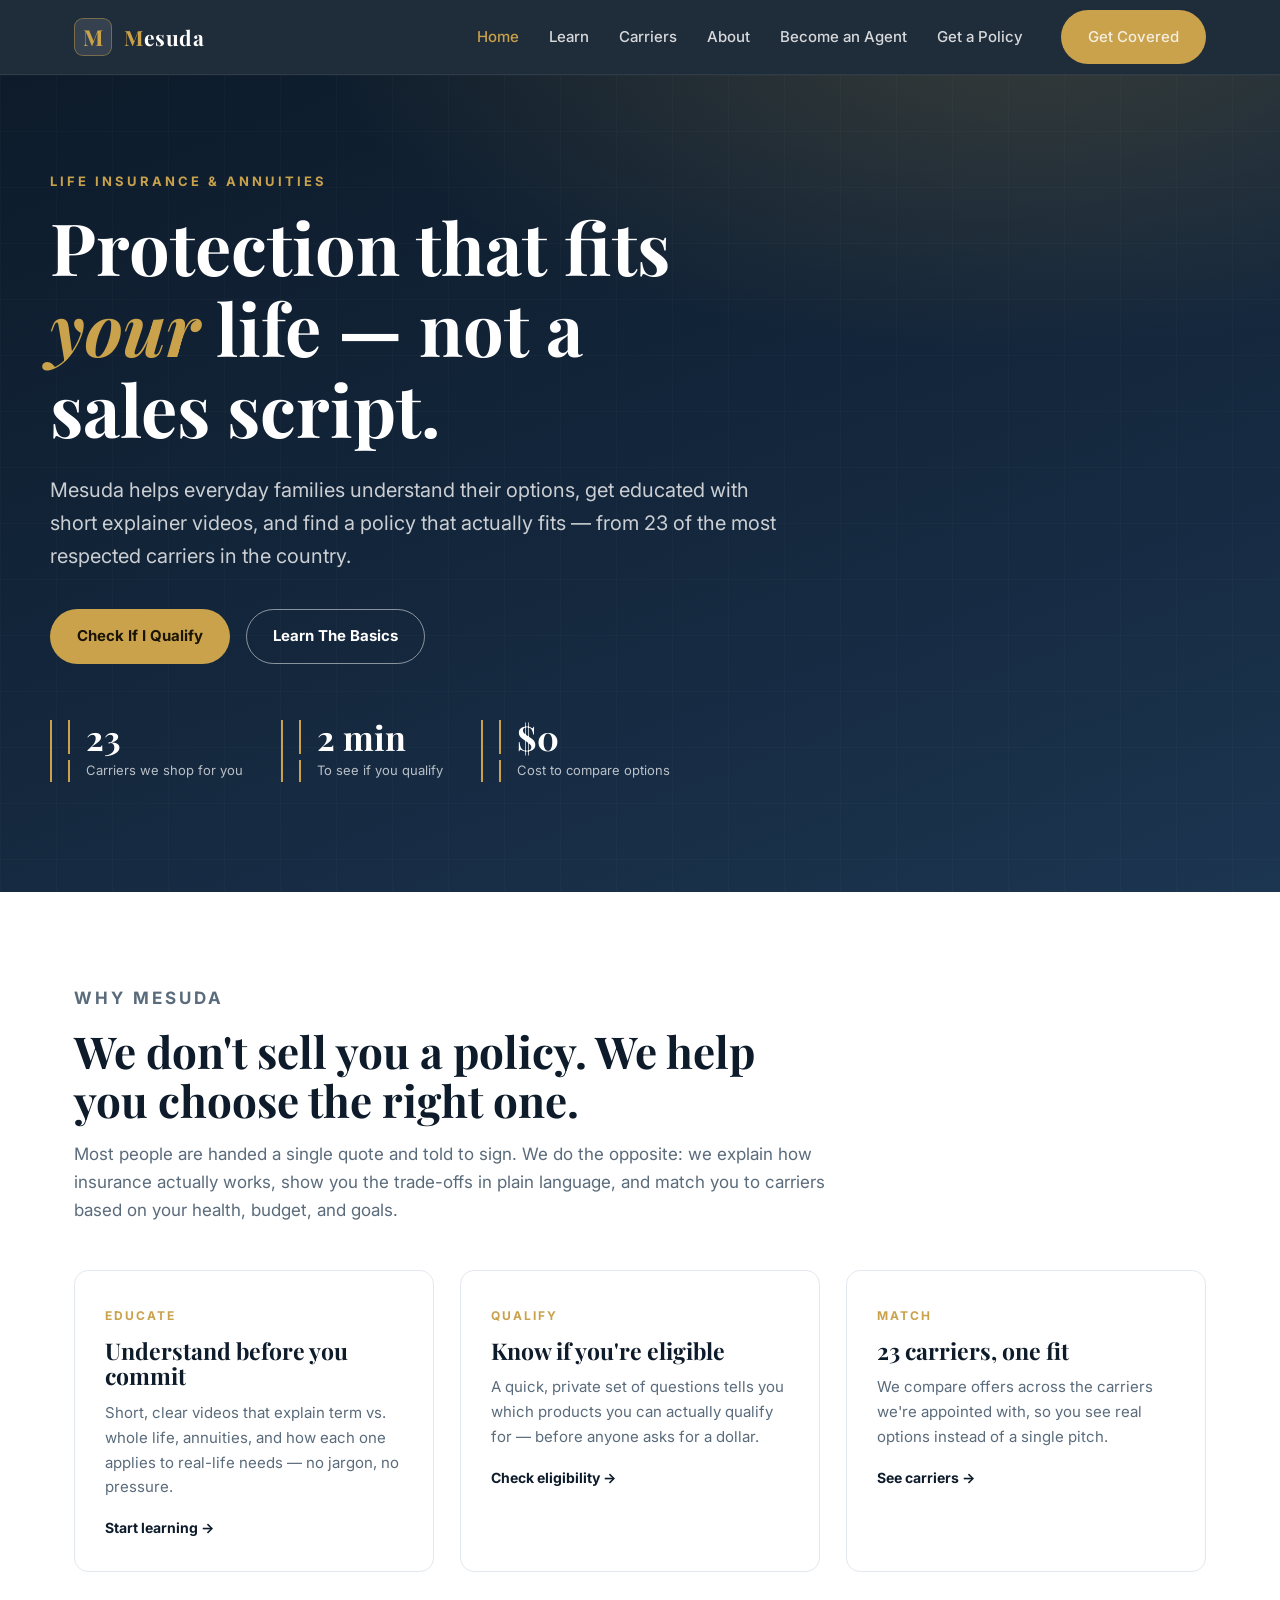
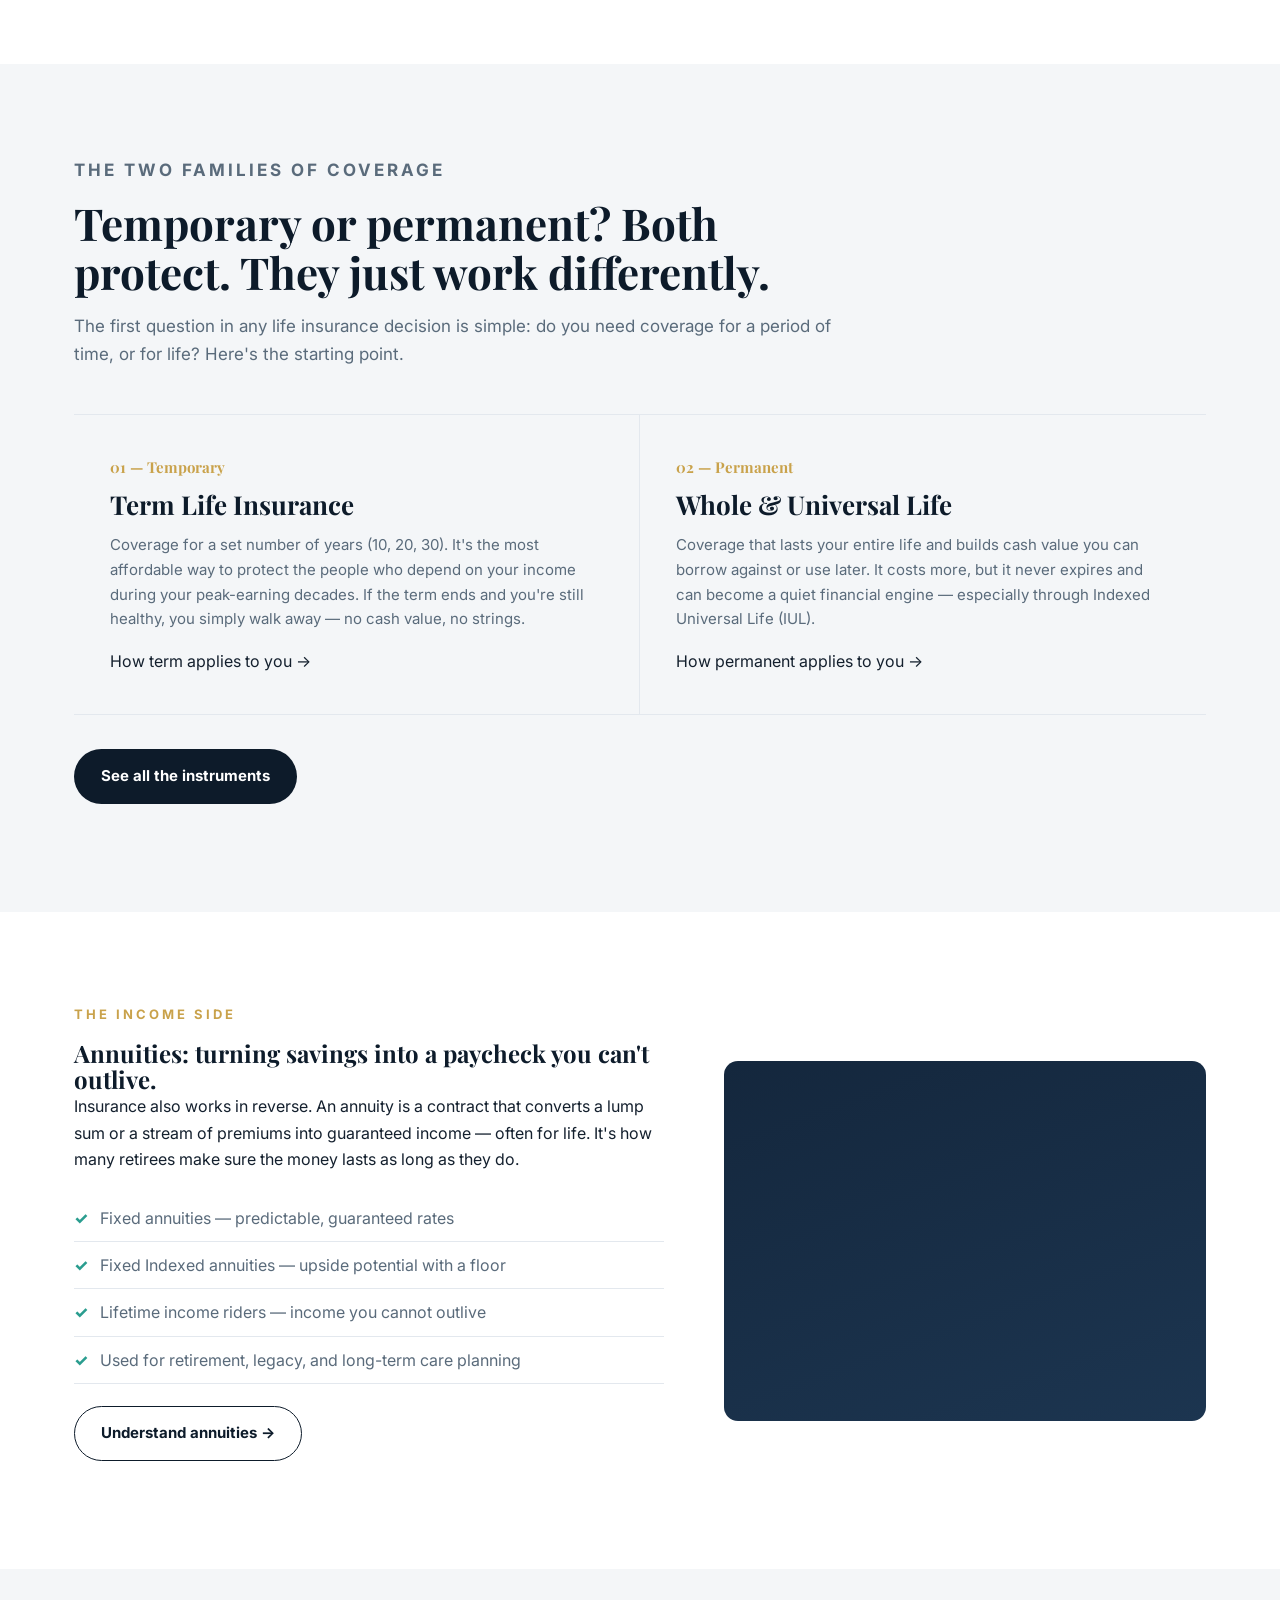
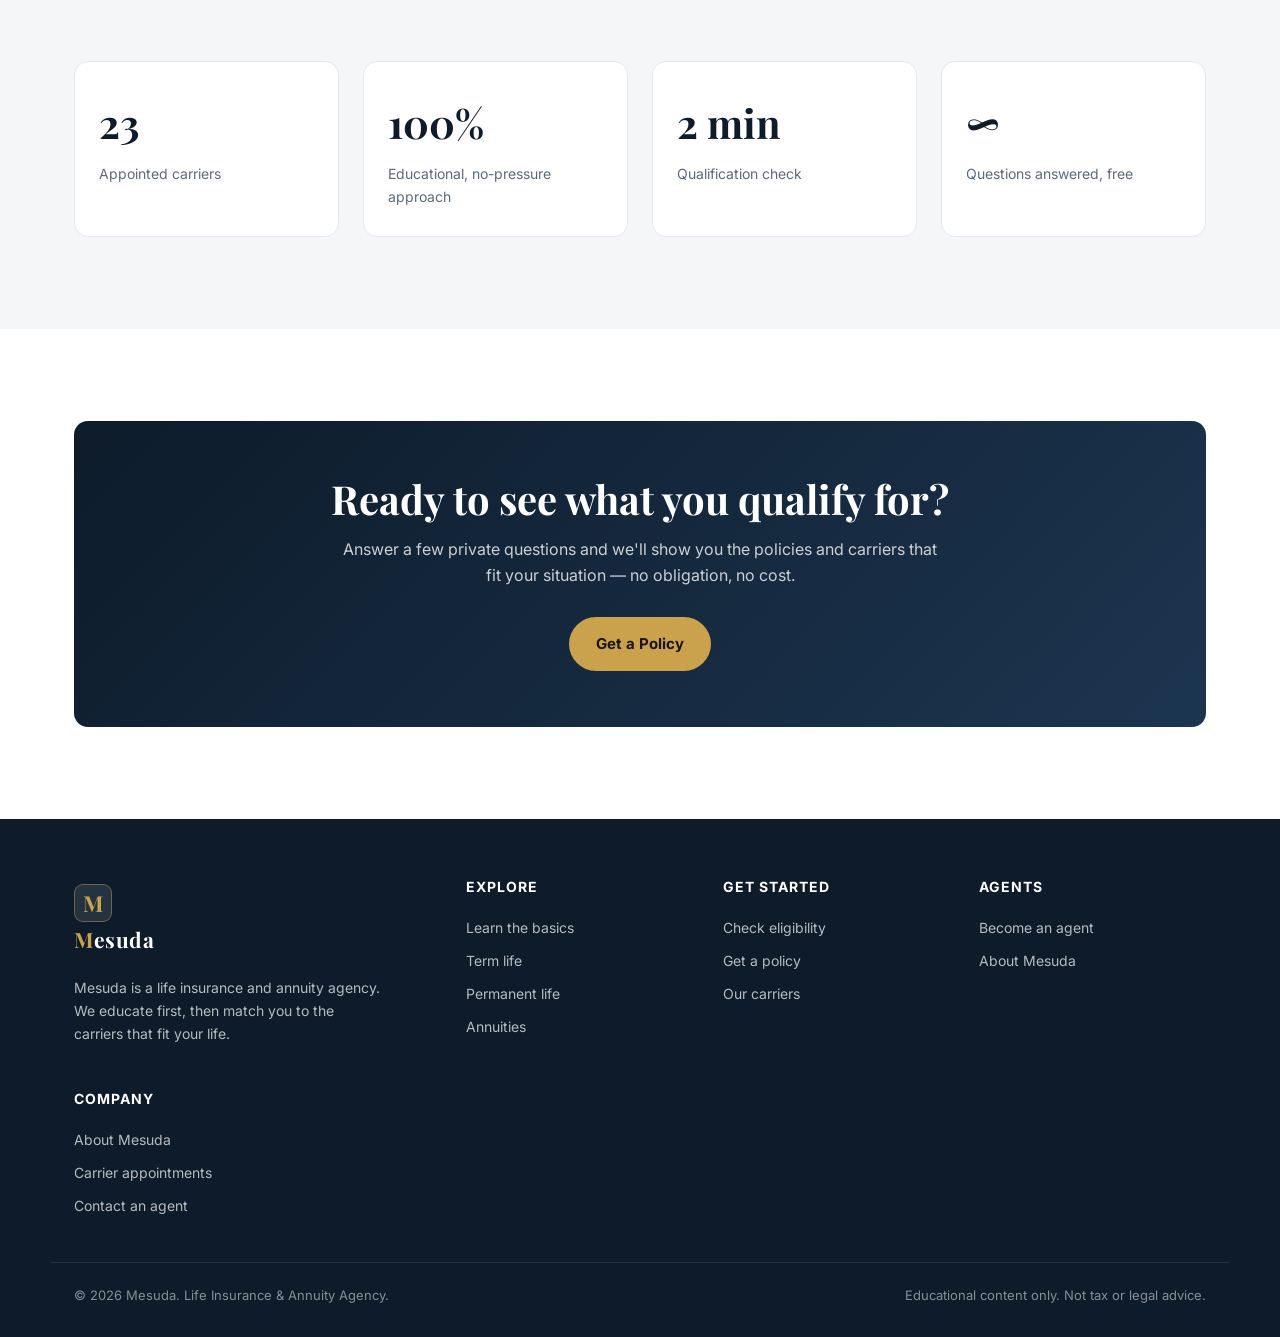
<file: index.html>
<!DOCTYPE html>
<html lang="en">
<head>
  <meta charset="UTF-8">
  <meta name="viewport" content="width=device-width, initial-scale=1.0">
  <title>Mesuda — Life Insurance & Annuities Built Around Your Life</title>
  <meta name="description" content="Mesuda helps everyday families understand life insurance and annuities, then find the right policy from 23 top carriers. Get educated, get qualified, get covered.">
  <link rel="preconnect" href="https://fonts.googleapis.com">
  <link rel="preconnect" href="https://fonts.gstatic.com" crossorigin>
  <link href="https://fonts.googleapis.com/css2?family=Playfair+Display:ital,wght@0,400;0,600;0,700;1,400;1,600&family=Inter:wght@400;500;600;700;800&display=swap" rel="stylesheet">
  <link rel="stylesheet" href="styles.css">
</head>
<body>

  <!-- HEADER -->
  <header class="site-header">
    <div class="wrap nav">
      <a class="brand" href="index.html">
        <span class="brand-mark">M</span>
        <span class="brand-name"><span class="m">M</span>esu<span>da</span></span>
      </a>
      <nav class="nav-links" id="navLinks">
        <a href="index.html" class="active">Home</a>
        <a href="education.html">Learn</a>
        <a href="carriers.html">Carriers</a>
        <a href="about.html">About</a>
        <a href="become-agent.html">Become an Agent</a>
        <a href="get-policy.html">Get a Policy</a>
        <a class="btn btn-gold nav-cta" href="get-policy.html">Get Covered</a>
      </nav>
      <button class="menu-toggle" id="menuToggle" aria-label="Menu">☰</button>
    </div>
  </header>

  <!-- HERO (typographic, size.swiss feel) -->
  <section class="hero">
    <div class="wrap hero-inner">
      <p class="eyebrow">Life Insurance &amp; Annuities</p>
      <h1>Protection that fits <span class="em">your</span> life — not a sales script.</h1>
      <p class="hero-sub">Mesuda helps everyday families understand their options, get educated with short explainer videos, and find a policy that actually fits — from 23 of the most respected carriers in the country.</p>
      <div class="hero-actions">
        <a class="btn btn-gold" href="get-policy.html">Check If I Qualify</a>
        <a class="btn btn-ghost" href="education.html">Learn The Basics</a>
      </div>
      <div class="hero-meta">
        <div><div class="n">23</div><div class="l">Carriers we shop for you</div></div>
        <div><div class="n">2 min</div><div class="l">To see if you qualify</div></div>
        <div><div class="n">$0</div><div class="l">Cost to compare options</div></div>
      </div>
    </div>
  </section>

  <!-- VALUE PROP -->
  <section class="section alt">
    <div class="wrap">
      <div class="section-head">
        <p class="eyebrow">Why Mesuda</p>
        <h2>We don't sell you a policy. We help you choose the right one.</h2>
        <p>Most people are handed a single quote and told to sign. We do the opposite: we explain how insurance actually works, show you the trade-offs in plain language, and match you to carriers based on your health, budget, and goals.</p>
      </div>
      <div class="grid-3">
        <div class="card">
          <span class="tag">Educate</span>
          <h3>Understand before you commit</h3>
          <p>Short, clear videos that explain term vs. whole life, annuities, and how each one applies to real-life needs — no jargon, no pressure.</p>
          <a class="more" href="education.html">Start learning →</a>
        </div>
        <div class="card">
          <span class="tag">Qualify</span>
          <h3>Know if you're eligible</h3>
          <p>A quick, private set of questions tells you which products you can actually qualify for — before anyone asks for a dollar.</p>
          <a class="more" href="get-policy.html">Check eligibility →</a>
        </div>
        <div class="card">
          <span class="tag">Match</span>
          <h3>23 carriers, one fit</h3>
          <p>We compare offers across the carriers we're appointed with, so you see real options instead of a single pitch.</p>
          <a class="more" href="carriers.html">See carriers →</a>
        </div>
      </div>
    </div>
  </section>

  <!-- TEMPORARY VS PERMANENT (numbered expertise, size.swiss style) -->
  <section class="section">
    <div class="wrap">
      <div class="section-head">
        <p class="eyebrow">The Two Families of Coverage</p>
        <h2>Temporary or permanent? Both protect. They just work differently.</h2>
        <p>The first question in any life insurance decision is simple: do you need coverage for a period of time, or for life? Here's the starting point.</p>
      </div>
      <div class="expertise">
        <div class="exp">
          <div class="num">01 — Temporary</div>
          <h3>Term Life Insurance</h3>
          <p>Coverage for a set number of years (10, 20, 30). It's the most affordable way to protect the people who depend on your income during your peak-earning decades. If the term ends and you're still healthy, you simply walk away — no cash value, no strings.</p>
          <a class="more" href="education.html#term">How term applies to you →</a>
        </div>
        <div class="exp">
          <div class="num">02 — Permanent</div>
          <h3>Whole &amp; Universal Life</h3>
          <p>Coverage that lasts your entire life and builds cash value you can borrow against or use later. It costs more, but it never expires and can become a quiet financial engine — especially through Indexed Universal Life (IUL).</p>
          <a class="more" href="education.html#permanent">How permanent applies to you →</a>
        </div>
      </div>
      <p style="margin-top:34px;"><a class="btn btn-navy" href="education.html">See all the instruments</a></p>
    </div>
  </section>

  <!-- ANNUITIES SPLIT -->
  <section class="section alt">
    <div class="wrap split">
      <div>
        <p class="eyebrow">The Income Side</p>
        <h2>Annuities: turning savings into a paycheck you can't outlive.</h2>
        <p>Insurance also works in reverse. An annuity is a contract that converts a lump sum or a stream of premiums into guaranteed income — often for life. It's how many retirees make sure the money lasts as long as they do.</p>
        <ul class="checklist">
          <li>Fixed annuities — predictable, guaranteed rates</li>
          <li>Fixed Indexed annuities — upside potential with a floor</li>
          <li>Lifetime income riders — income you cannot outlive</li>
          <li>Used for retirement, legacy, and long-term care planning</li>
        </ul>
        <p style="margin-top:22px;"><a class="btn btn-outline" href="education.html#annuity">Understand annuities →</a></p>
      </div>
      <div class="media" style="background:linear-gradient(160deg,#14273d,#1c3550),url('https://images.unsplash.com/photo-1554224155-6726b3ff858f?w=1200&q=80') center/cover;"></div>
    </div>
  </section>

  <!-- STATS -->
  <section class="section">
    <div class="wrap">
      <div class="stats">
        <div class="stat"><div class="n">23</div><div class="l">Appointed carriers</div></div>
        <div class="stat"><div class="n">100%</div><div class="l">Educational, no-pressure approach</div></div>
        <div class="stat"><div class="n">2 min</div><div class="l">Qualification check</div></div>
        <div class="stat"><div class="n">∞</div><div class="l">Questions answered, free</div></div>
      </div>
    </div>
  </section>

  <!-- CTA BAND -->
  <section class="section alt">
    <div class="wrap">
      <div class="cta-band">
        <h2>Ready to see what you qualify for?</h2>
        <p>Answer a few private questions and we'll show you the policies and carriers that fit your situation — no obligation, no cost.</p>
        <a class="btn btn-gold" href="get-policy.html">Get a Policy</a>
      </div>
    </div>
  </section>

  <!-- FOOTER -->
  <footer class="site-footer">
    <div class="wrap footer-grid">
      <div class="footer-brand">
        <a class="brand" href="index.html" style="margin-bottom:14px;">
          <span class="brand-mark">M</span><span class="brand-name"><span class="m">M</span>esu<span>da</span></span>
        </a>
        <p>Mesuda is a life insurance and annuity agency. We educate first, then match you to the carriers that fit your life.</p>
      </div>
      <div>
        <h4>Explore</h4>
        <a href="education.html">Learn the basics</a>
        <a href="education.html#term">Term life</a>
        <a href="education.html#permanent">Permanent life</a>
        <a href="education.html#annuity">Annuities</a>
      </div>
      <div>
        <h4>Get Started</h4>
        <a href="get-policy.html">Check eligibility</a>
        <a href="get-policy.html">Get a policy</a>
        <a href="carriers.html">Our carriers</a>
      </div>
      <div>
        <h4>Agents</h4>
        <a href="become-agent.html">Become an agent</a>
        <a href="about.html">About Mesuda</a>
      </div>
      <div>
        <h4>Company</h4>
        <a href="index.html">About Mesuda</a>
        <a href="carriers.html">Carrier appointments</a>
        <a href="get-policy.html">Contact an agent</a>
      </div>
    </div>
    <div class="wrap footer-bottom">
      <span>© <span id="yr"></span> Mesuda. Life Insurance &amp; Annuity Agency.</span>
      <span>Educational content only. Not tax or legal advice.</span>
    </div>
  </footer>

  <script>
    document.getElementById('yr').textContent = new Date().getFullYear();
    const t = document.getElementById('menuToggle'), n = document.getElementById('navLinks');
    t.addEventListener('click', () => n.classList.toggle('open'));
  </script>
</body>
</html>
</file>
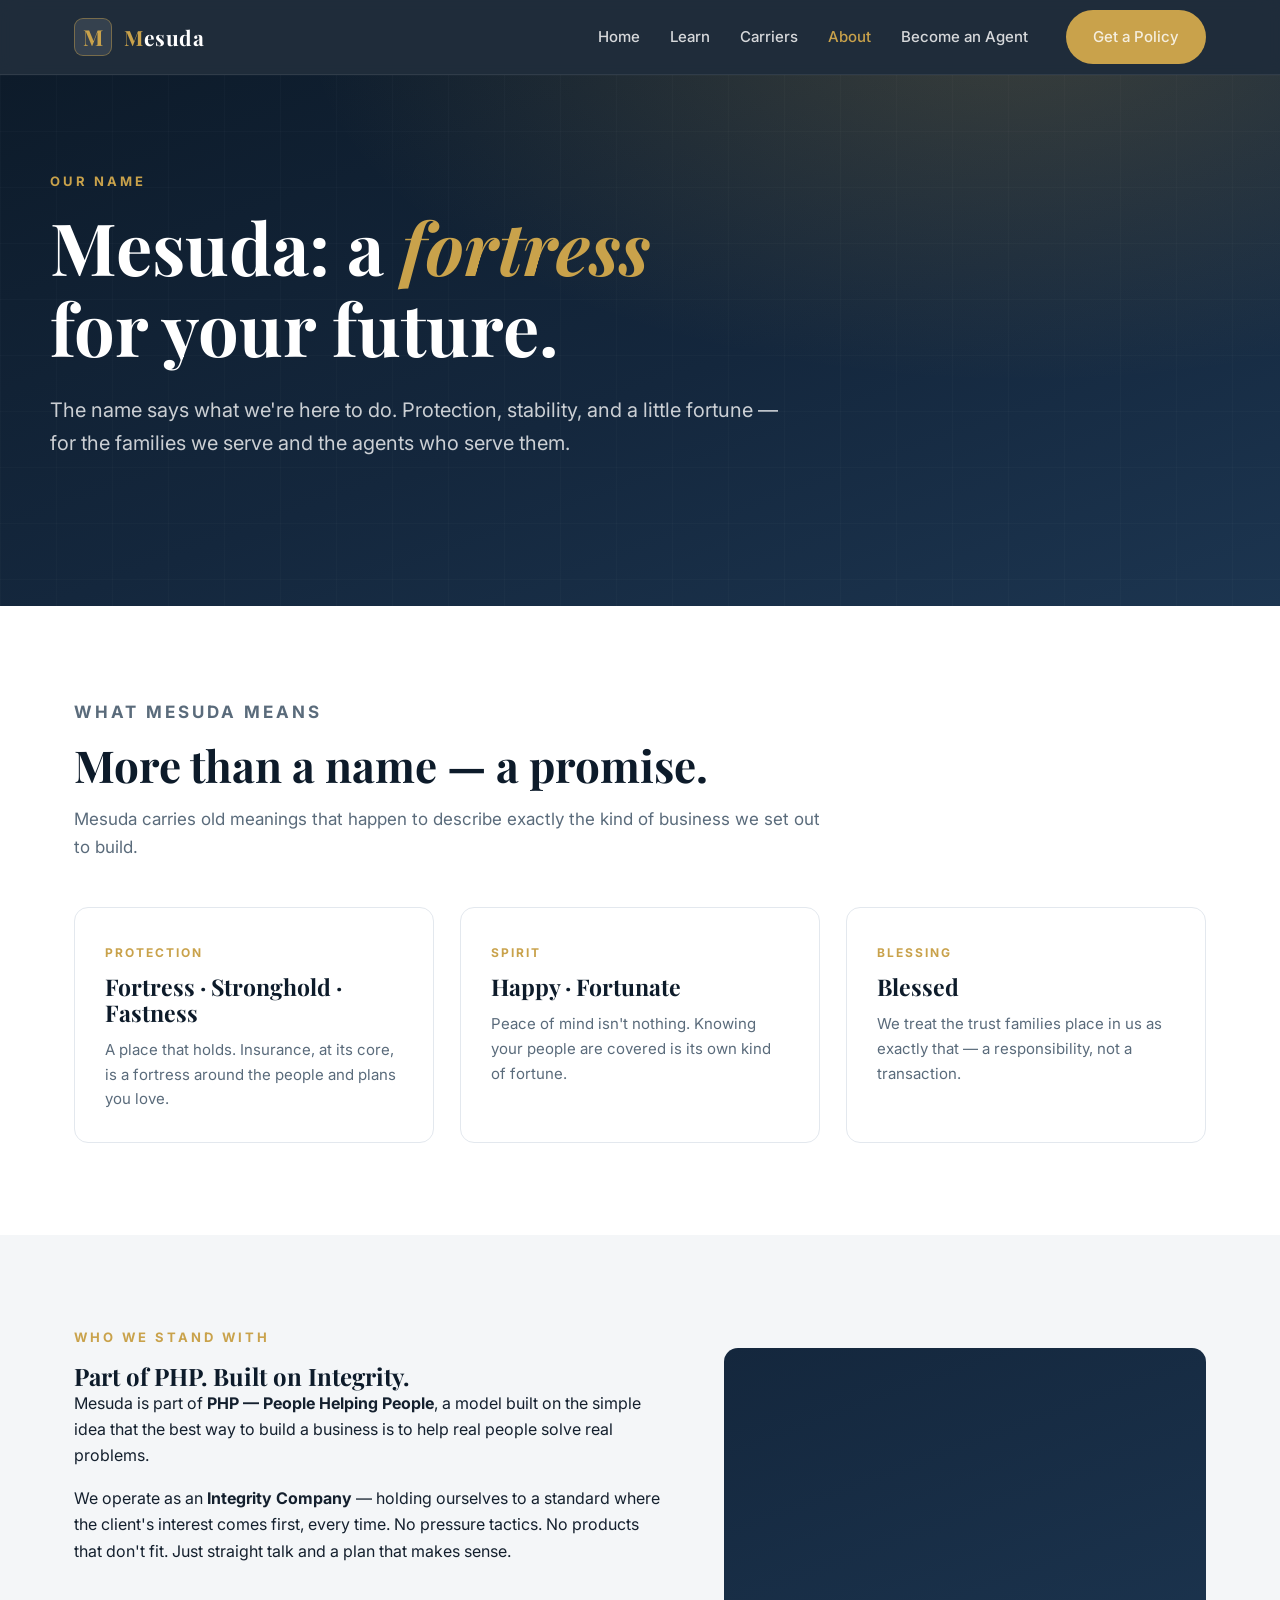
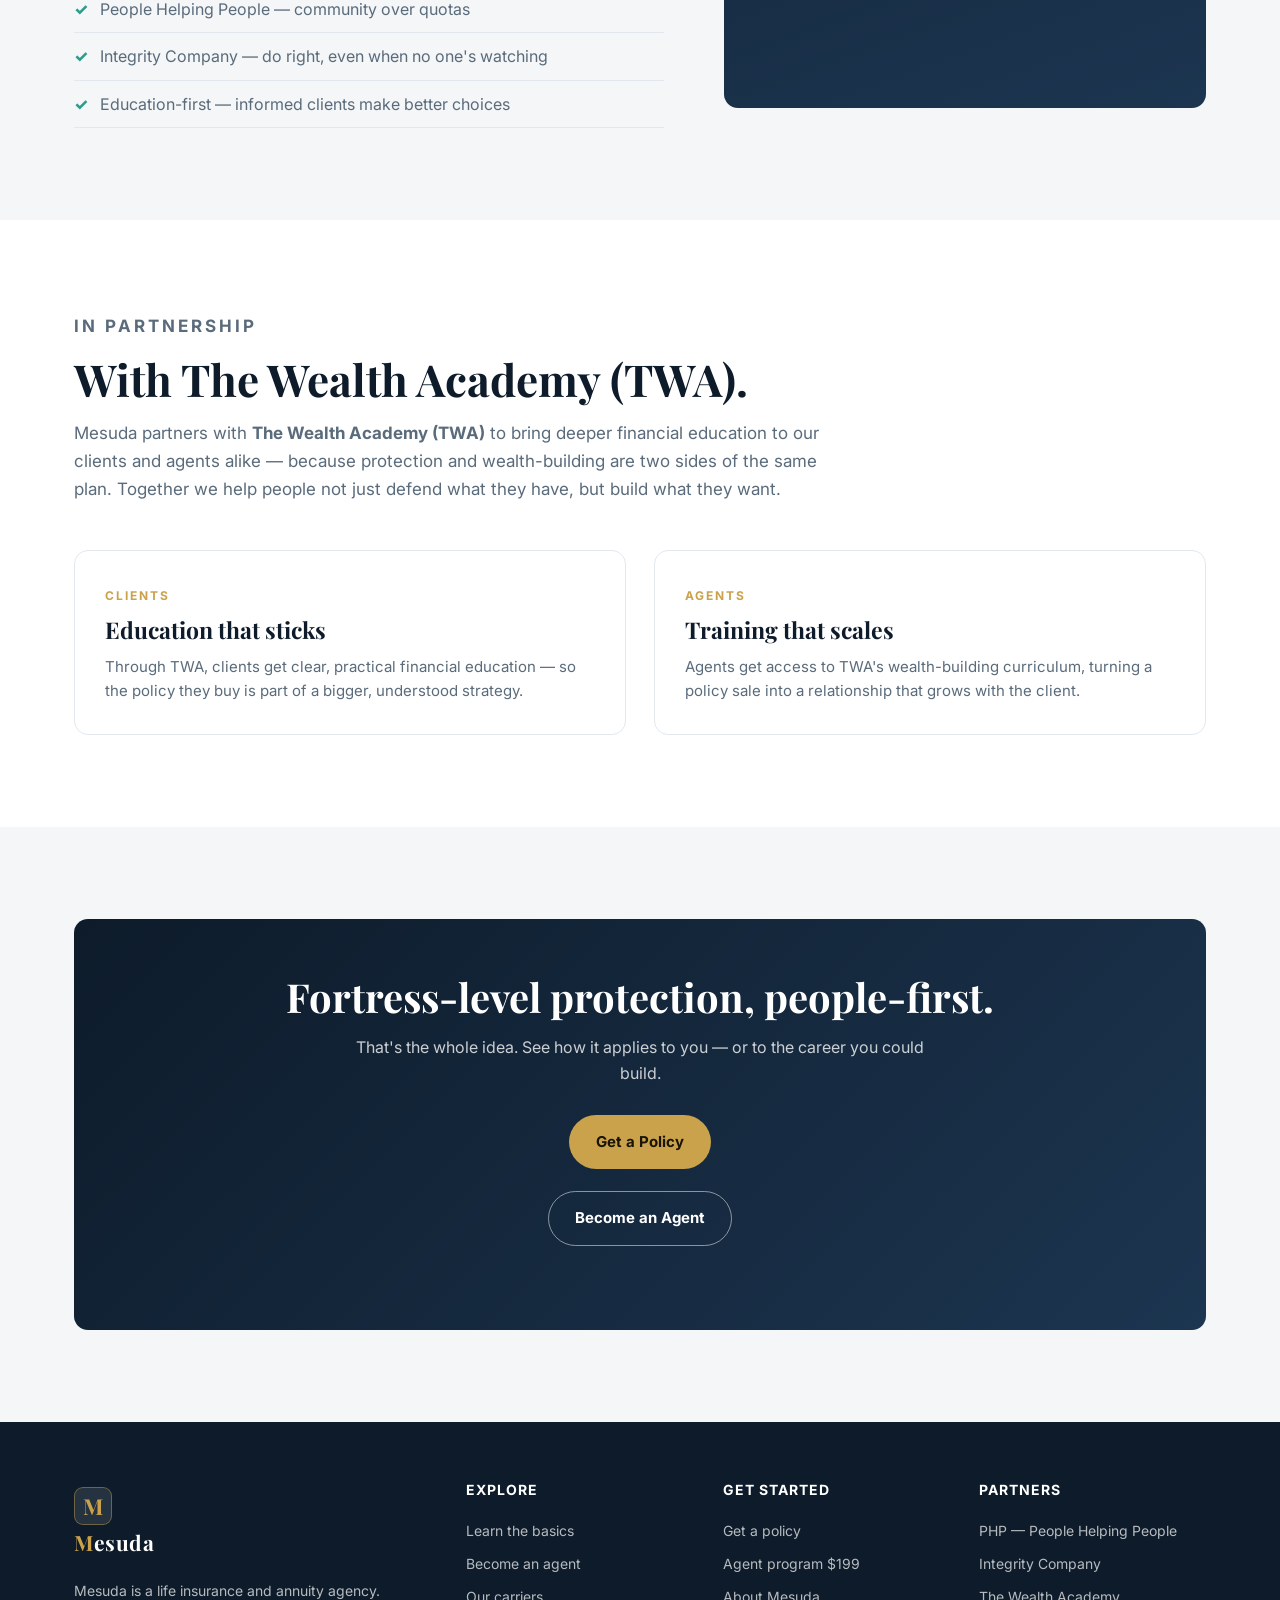
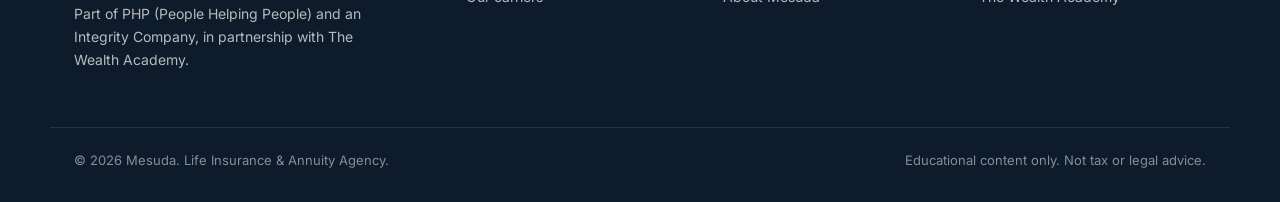
<file: about.html>
<!DOCTYPE html>
<html lang="en">
<head>
  <meta charset="UTF-8">
  <meta name="viewport" content="width=device-width, initial-scale=1.0">
  <title>About — Mesuda</title>
  <meta name="description" content="Mesuda means fortress, stronghold, happy, fortunate, blessed. Part of PHP (People Helping People) and Integrity Company, in partnership with The Wealth Academy (TWA).">
  <link rel="preconnect" href="https://fonts.googleapis.com">
  <link rel="preconnect" href="https://fonts.gstatic.com" crossorigin>
  <link href="https://fonts.googleapis.com/css2?family=Playfair+Display:ital,wght@0,400;0,600;0,700;1,400;1,600&family=Inter:wght@400;500;600;700;800&display=swap" rel="stylesheet">
  <link rel="stylesheet" href="styles.css">
</head>
<body>

  <header class="site-header">
    <div class="wrap nav">
      <a class="brand" href="index.html"><span class="brand-mark">M</span><span class="brand-name"><span class="m">M</span>esu<span>da</span></span></a>
      <nav class="nav-links" id="navLinks">
        <a href="index.html">Home</a>
        <a href="education.html">Learn</a>
        <a href="carriers.html">Carriers</a>
        <a href="about.html" class="active">About</a>
        <a href="become-agent.html">Become an Agent</a>
        <a class="btn btn-gold nav-cta" href="get-policy.html">Get a Policy</a>
      </nav>
      <button class="menu-toggle" id="menuToggle" aria-label="Menu">☰</button>
    </div>
  </header>

  <section class="hero">
    <div class="wrap hero-inner">
      <p class="eyebrow">Our Name</p>
      <h1>Mesuda: a <span class="em">fortress</span> for your future.</h1>
      <p class="hero-sub">The name says what we're here to do. Protection, stability, and a little fortune — for the families we serve and the agents who serve them.</p>
    </div>
  </section>

  <section class="section alt">
    <div class="wrap">
      <div class="section-head">
        <p class="eyebrow">What Mesuda Means</p>
        <h2>More than a name — a promise.</h2>
        <p>Mesuda carries old meanings that happen to describe exactly the kind of business we set out to build.</p>
      </div>
      <div class="grid-3">
        <div class="card"><span class="tag">Protection</span><h3>Fortress · Stronghold · Fastness</h3><p>A place that holds. Insurance, at its core, is a fortress around the people and plans you love.</p></div>
        <div class="card"><span class="tag">Spirit</span><h3>Happy · Fortunate</h3><p>Peace of mind isn't nothing. Knowing your people are covered is its own kind of fortune.</p></div>
        <div class="card"><span class="tag">Blessing</span><h3>Blessed</h3><p>We treat the trust families place in us as exactly that — a responsibility, not a transaction.</p></div>
      </div>
    </div>
  </section>

  <section class="section">
    <div class="wrap split">
      <div>
        <p class="eyebrow">Who We Stand With</p>
        <h2>Part of PHP. Built on Integrity.</h2>
        <p>Mesuda is part of <strong>PHP — People Helping People</strong>, a model built on the simple idea that the best way to build a business is to help real people solve real problems.</p>
        <p>We operate as an <strong>Integrity Company</strong> — holding ourselves to a standard where the client's interest comes first, every time. No pressure tactics. No products that don't fit. Just straight talk and a plan that makes sense.</p>
        <ul class="checklist">
          <li>People Helping People — community over quotas</li>
          <li>Integrity Company — do right, even when no one's watching</li>
          <li>Education-first — informed clients make better choices</li>
        </ul>
      </div>
      <div class="media" style="background:linear-gradient(160deg,#14273d,#1c3550),url('https://images.unsplash.com/photo-1521737604893-d14cc237f11d?w=1200&q=80') center/cover;"></div>
    </div>
  </section>

  <section class="section alt">
    <div class="wrap">
      <div class="section-head">
        <p class="eyebrow">In Partnership</p>
        <h2>With The Wealth Academy (TWA).</h2>
        <p>Mesuda partners with <strong>The Wealth Academy (TWA)</strong> to bring deeper financial education to our clients and agents alike — because protection and wealth-building are two sides of the same plan. Together we help people not just defend what they have, but build what they want.</p>
      </div>
      <div class="grid-2">
        <div class="card"><span class="tag">Clients</span><h3>Education that sticks</h3><p>Through TWA, clients get clear, practical financial education — so the policy they buy is part of a bigger, understood strategy.</p></div>
        <div class="card"><span class="tag">Agents</span><h3>Training that scales</h3><p>Agents get access to TWA's wealth-building curriculum, turning a policy sale into a relationship that grows with the client.</p></div>
      </div>
    </div>
  </section>

  <section class="section">
    <div class="wrap">
      <div class="cta-band">
        <h2>Fortress-level protection, people-first.</h2>
        <p>That's the whole idea. See how it applies to you — or to the career you could build.</p>
        <a class="btn btn-gold" href="get-policy.html">Get a Policy</a>
        <p style="margin-top:14px;"><a class="btn btn-ghost" href="become-agent.html" style="display:inline-block;margin-top:8px;">Become an Agent</a></p>
      </div>
    </div>
  </section>

  <footer class="site-footer">
    <div class="wrap footer-grid">
      <div class="footer-brand">
        <a class="brand" href="index.html" style="margin-bottom:14px;"><span class="brand-mark">M</span><span class="brand-name"><span class="m">M</span>esu<span>da</span></span></a>
        <p>Mesuda is a life insurance and annuity agency. Part of PHP (People Helping People) and an Integrity Company, in partnership with The Wealth Academy.</p>
      </div>
      <div><h4>Explore</h4><a href="education.html">Learn the basics</a><a href="become-agent.html">Become an agent</a><a href="carriers.html">Our carriers</a></div>
      <div><h4>Get Started</h4><a href="get-policy.html">Get a policy</a><a href="become-agent.html">Agent program $199</a><a href="about.html">About Mesuda</a></div>
      <div><h4>Partners</h4><a href="about.html">PHP — People Helping People</a><a href="about.html">Integrity Company</a><a href="about.html">The Wealth Academy</a></div>
    </div>
    <div class="wrap footer-bottom">
      <span>© <span id="yr"></span> Mesuda. Life Insurance &amp; Annuity Agency.</span>
      <span>Educational content only. Not tax or legal advice.</span>
    </div>
  </footer>

  <script>
    document.getElementById('yr').textContent = new Date().getFullYear();
    document.getElementById('menuToggle').addEventListener('click', () => document.getElementById('navLinks').classList.toggle('open'));
  </script>
</body>
</html>
</file>
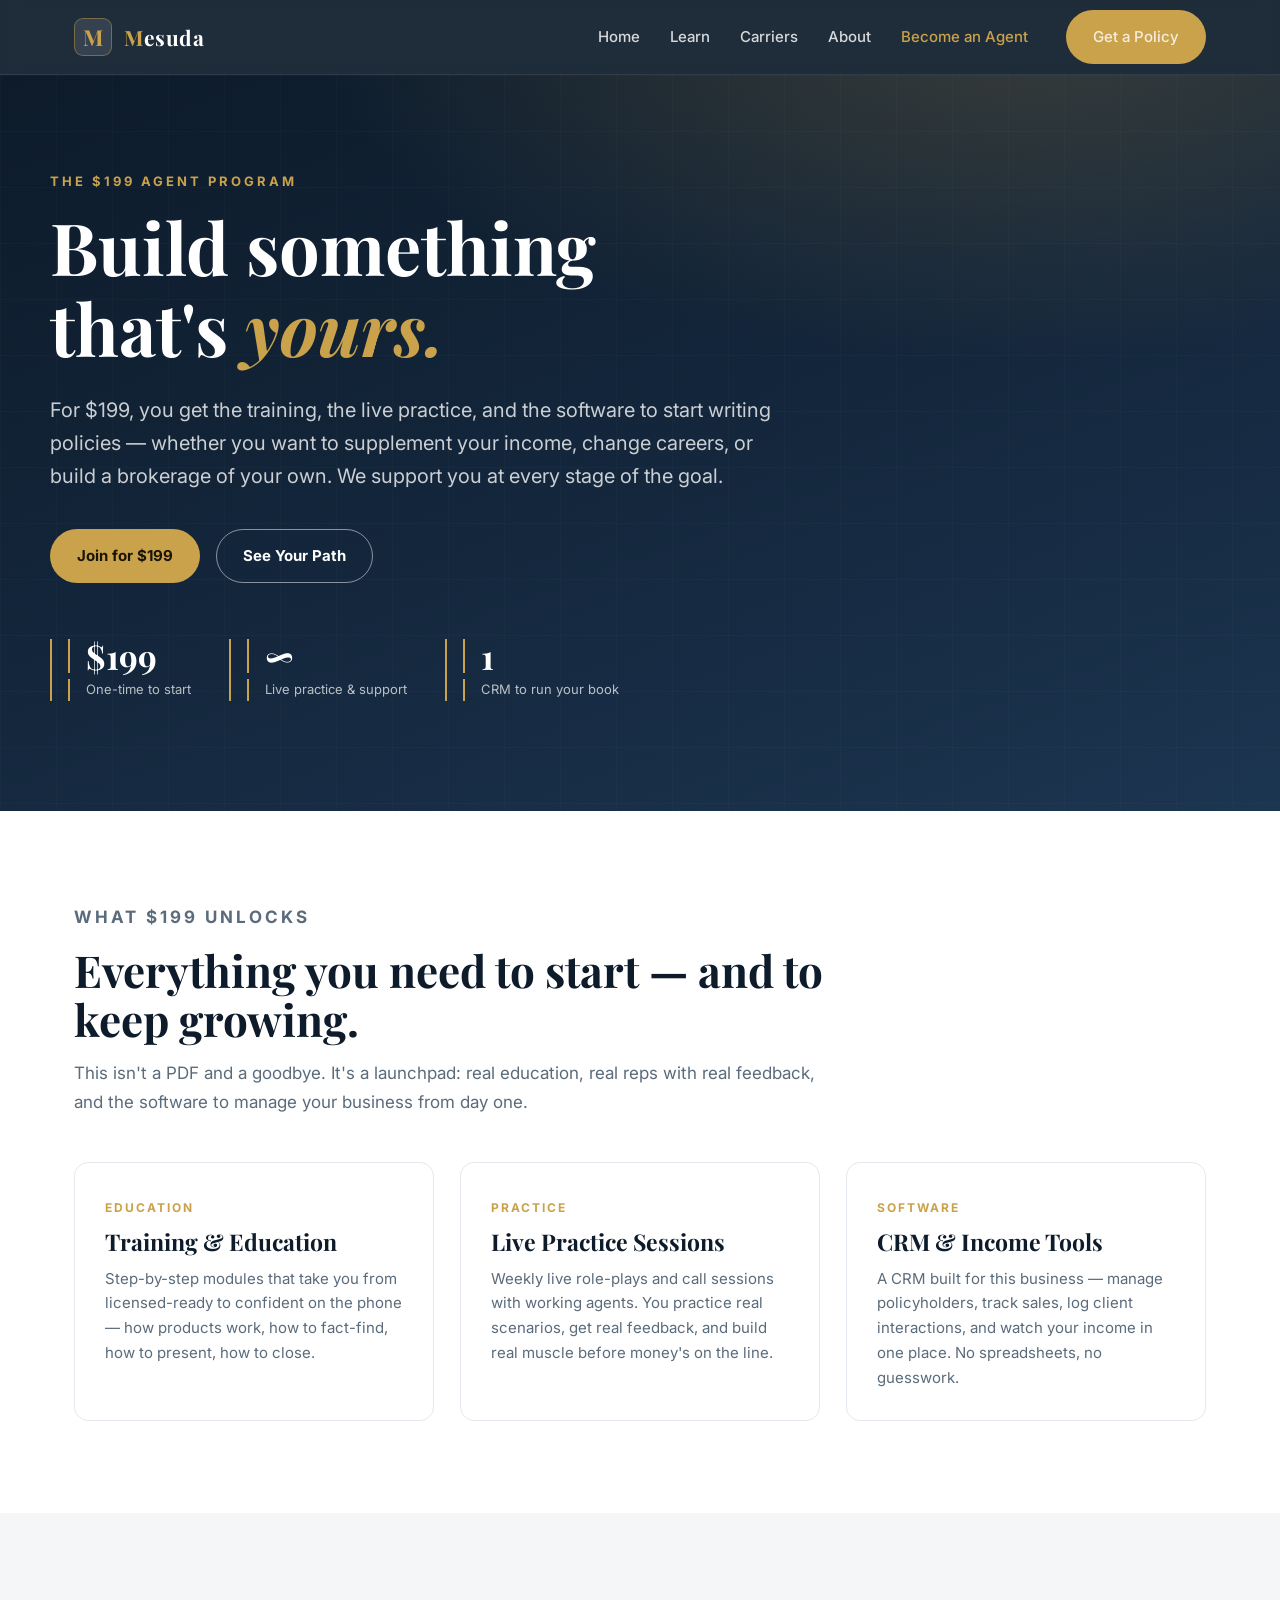
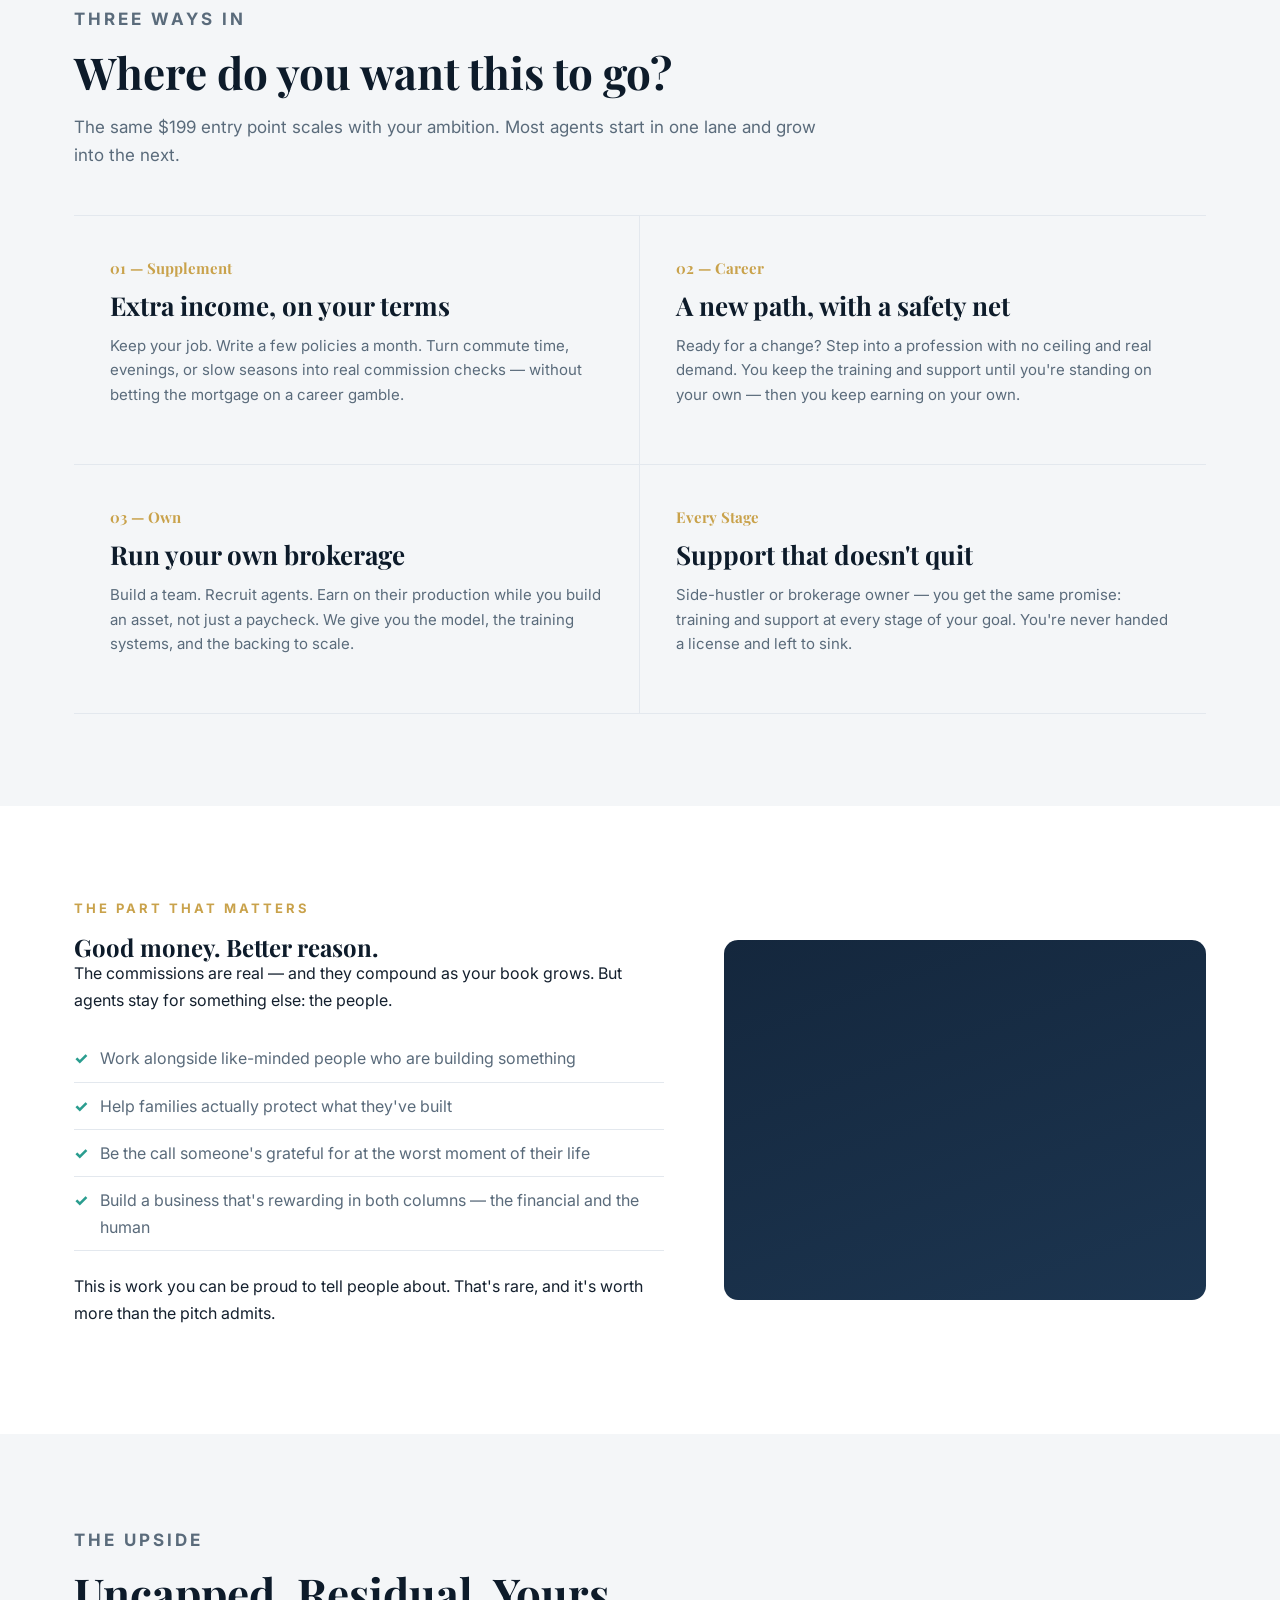
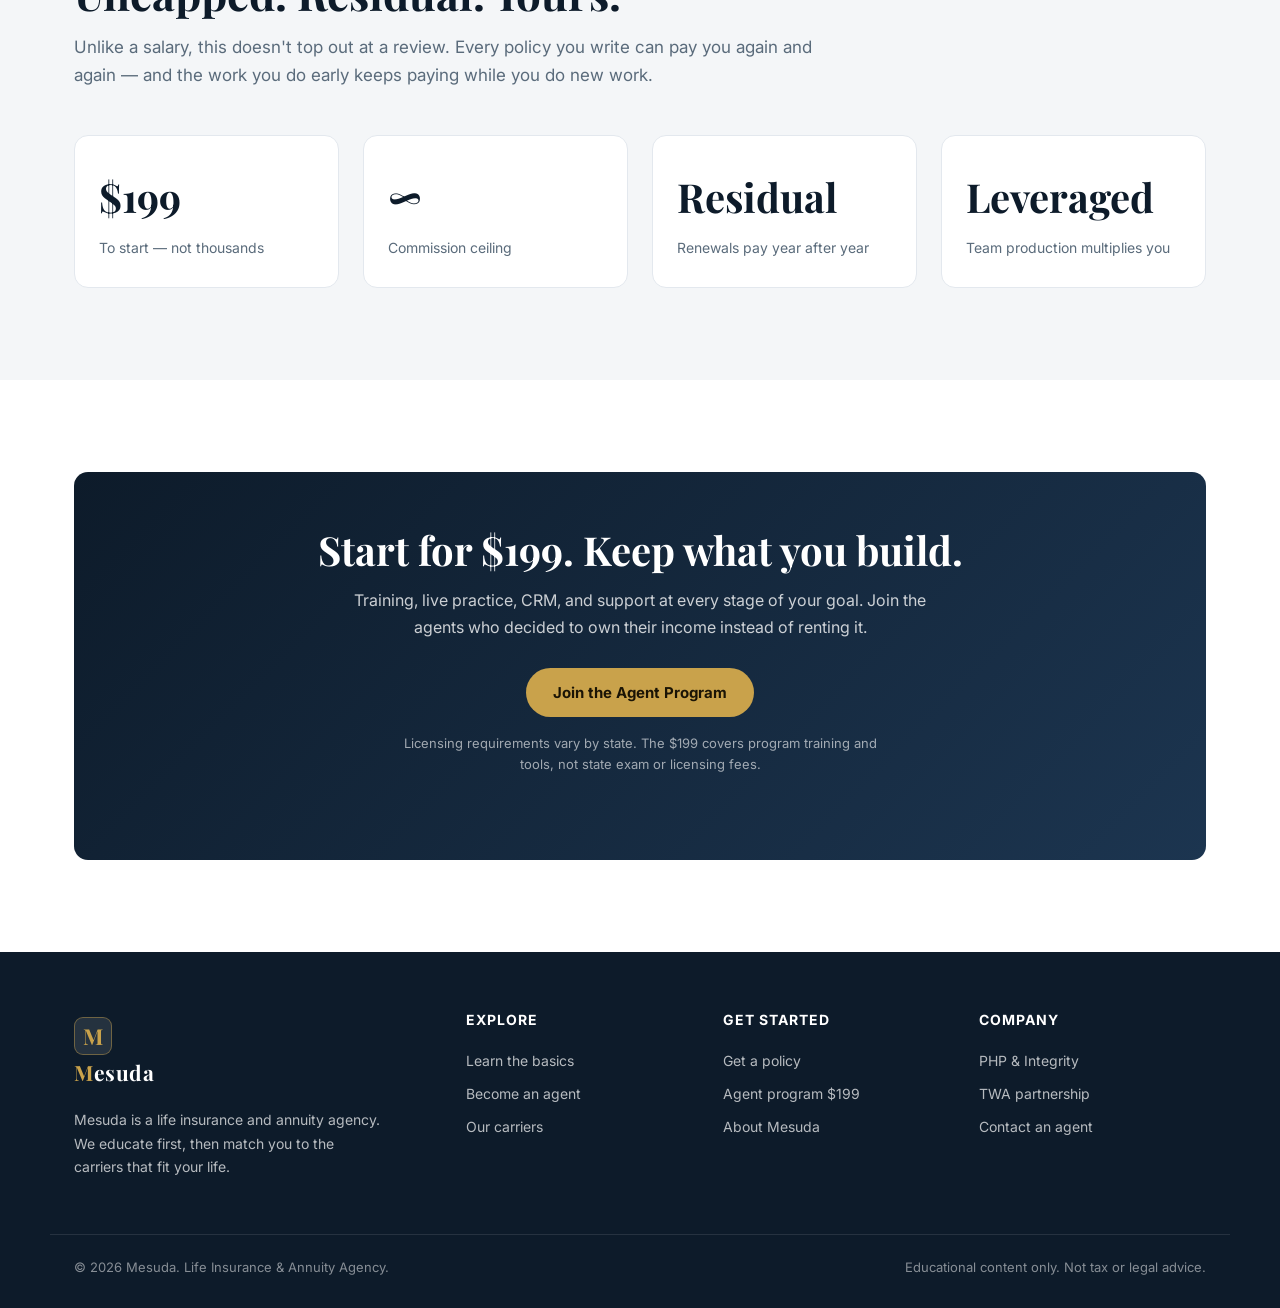
<file: become-agent.html>
<!DOCTYPE html>
<html lang="en">
<head>
  <meta charset="UTF-8">
  <meta name="viewport" content="width=device-width, initial-scale=1.0">
  <title>Become an Agent — Mesuda $199 Agent Program</title>
  <meta name="description" content="Launch your insurance career with Mesuda's $199 Agent Program: training, live practice, CRM, and support at every stage — from side income to owning your own brokerage.">
  <link rel="preconnect" href="https://fonts.googleapis.com">
  <link rel="preconnect" href="https://fonts.gstatic.com" crossorigin>
  <link href="https://fonts.googleapis.com/css2?family=Playfair+Display:ital,wght@0,400;0,600;0,700;1,400;1,600&family=Inter:wght@400;500;600;700;800&display=swap" rel="stylesheet">
  <link rel="stylesheet" href="styles.css">
</head>
<body>

  <header class="site-header">
    <div class="wrap nav">
      <a class="brand" href="index.html"><span class="brand-mark">M</span><span class="brand-name"><span class="m">M</span>esu<span>da</span></span></a>
      <nav class="nav-links" id="navLinks">
        <a href="index.html">Home</a>
        <a href="education.html">Learn</a>
        <a href="carriers.html">Carriers</a>
        <a href="about.html">About</a>
        <a href="become-agent.html" class="active">Become an Agent</a>
        <a class="btn btn-gold nav-cta" href="get-policy.html">Get a Policy</a>
      </nav>
      <button class="menu-toggle" id="menuToggle" aria-label="Menu">☰</button>
    </div>
  </header>

  <!-- HERO -->
  <section class="hero">
    <div class="wrap hero-inner">
      <p class="eyebrow">The $199 Agent Program</p>
      <h1>Build something that's <span class="em">yours.</span></h1>
      <p class="hero-sub">For $199, you get the training, the live practice, and the software to start writing policies — whether you want to supplement your income, change careers, or build a brokerage of your own. We support you at every stage of the goal.</p>
      <div class="hero-actions">
        <a class="btn btn-gold" href="#join">Join for $199</a>
        <a class="btn btn-ghost" href="#paths">See Your Path</a>
      </div>
      <div class="hero-meta">
        <div><div class="n">$199</div><div class="l">One-time to start</div></div>
        <div><div class="n">∞</div><div class="l">Live practice &amp; support</div></div>
        <div><div class="n">1</div><div class="l">CRM to run your book</div></div>
      </div>
    </div>
  </section>

  <!-- WHAT'S INCLUDED -->
  <section class="section alt">
    <div class="wrap">
      <div class="section-head">
        <p class="eyebrow">What $199 Unlocks</p>
        <h2>Everything you need to start — and to keep growing.</h2>
        <p>This isn't a PDF and a goodbye. It's a launchpad: real education, real reps with real feedback, and the software to manage your business from day one.</p>
      </div>
      <div class="grid-3">
        <div class="card">
          <span class="tag">Education</span>
          <h3>Training &amp; Education</h3>
          <p>Step-by-step modules that take you from licensed-ready to confident on the phone — how products work, how to fact-find, how to present, how to close.</p>
        </div>
        <div class="card">
          <span class="tag">Practice</span>
          <h3>Live Practice Sessions</h3>
          <p>Weekly live role-plays and call sessions with working agents. You practice real scenarios, get real feedback, and build real muscle before money's on the line.</p>
        </div>
        <div class="card">
          <span class="tag">Software</span>
          <h3>CRM &amp; Income Tools</h3>
          <p>A CRM built for this business — manage policyholders, track sales, log client interactions, and watch your income in one place. No spreadsheets, no guesswork.</p>
        </div>
      </div>
    </div>
  </section>

  <!-- THREE PATHS -->
  <section class="section" id="paths">
    <div class="wrap">
      <div class="section-head">
        <p class="eyebrow">Three Ways In</p>
        <h2>Where do you want this to go?</h2>
        <p>The same $199 entry point scales with your ambition. Most agents start in one lane and grow into the next.</p>
      </div>
      <div class="expertise">
        <div class="exp">
          <div class="num">01 — Supplement</div>
          <h3>Extra income, on your terms</h3>
          <p>Keep your job. Write a few policies a month. Turn commute time, evenings, or slow seasons into real commission checks — without betting the mortgage on a career gamble.</p>
        </div>
        <div class="exp">
          <div class="num">02 — Career</div>
          <h3>A new path, with a safety net</h3>
          <p>Ready for a change? Step into a profession with no ceiling and real demand. You keep the training and support until you're standing on your own — then you keep earning on your own.</p>
        </div>
        <div class="exp">
          <div class="num">03 — Own</div>
          <h3>Run your own brokerage</h3>
          <p>Build a team. Recruit agents. Earn on their production while you build an asset, not just a paycheck. We give you the model, the training systems, and the backing to scale.</p>
        </div>
        <div class="exp">
          <div class="num">Every Stage</div>
          <h3>Support that doesn't quit</h3>
          <p>Side-hustler or brokerage owner — you get the same promise: training and support at every stage of your goal. You're never handed a license and left to sink.</p>
        </div>
      </div>
    </div>
  </section>

  <!-- WHY IT'S REWARDING -->
  <section class="section alt">
    <div class="wrap split">
      <div>
        <p class="eyebrow">The Part That Matters</p>
        <h2>Good money. Better reason.</h2>
        <p>The commissions are real — and they compound as your book grows. But agents stay for something else: the people.</p>
        <ul class="checklist">
          <li>Work alongside like-minded people who are building something</li>
          <li>Help families actually protect what they've built</li>
          <li>Be the call someone's grateful for at the worst moment of their life</li>
          <li>Build a business that's rewarding in both columns — the financial and the human</li>
        </ul>
        <p style="margin-top:22px;">This is work you can be proud to tell people about. That's rare, and it's worth more than the pitch admits.</p>
      </div>
      <div class="media" style="background:linear-gradient(160deg,#14273d,#1c3550),url('https://images.unsplash.com/photo-1551836022-d5d88e9218df?w=1200&q=80') center/cover;"></div>
    </div>
  </section>

  <!-- FINANCIAL UPSIDE -->
  <section class="section">
    <div class="wrap">
      <div class="section-head">
        <p class="eyebrow">The Upside</p>
        <h2>Uncapped. Residual. Yours.</h2>
        <p>Unlike a salary, this doesn't top out at a review. Every policy you write can pay you again and again — and the work you do early keeps paying while you do new work.</p>
      </div>
      <div class="stats">
        <div class="stat"><div class="n">$199</div><div class="l">To start — not thousands</div></div>
        <div class="stat"><div class="n">∞</div><div class="l">Commission ceiling</div></div>
        <div class="stat"><div class="n">Residual</div><div class="l">Renewals pay year after year</div></div>
        <div class="stat"><div class="n">Leveraged</div><div class="l">Team production multiplies you</div></div>
      </div>
    </div>
  </section>

  <!-- JOIN CTA -->
  <section class="section alt" id="join">
    <div class="wrap">
      <div class="cta-band">
        <h2>Start for $199. Keep what you build.</h2>
        <p>Training, live practice, CRM, and support at every stage of your goal. Join the agents who decided to own their income instead of renting it.</p>
        <button class="btn btn-gold enroll-btn" type="button" onclick="openEnroll()">Join the Agent Program</button>
        <p style="margin-top:16px;font-size:13px;color:rgba(255,255,255,.6);">Licensing requirements vary by state. The $199 covers program training and tools, not state exam or licensing fees.</p>
      </div>
    </div>
  </section>

  <!-- ENROLL ASSOCIATE MODAL -->
  <div class="modal-backdrop" id="enrollModal" onclick="if(event.target===this)closeEnroll()">
    <div class="enroll-modal" role="dialog" aria-modal="true" aria-label="Enroll as an associate">
      <div class="enroll-head">
        <button class="enroll-close" type="button" onclick="closeEnroll()" aria-label="Close">×</button>
        <h2>Enroll as an Associate</h2>
        <p>Start your $199 agent program — no appointment needed.</p>
      </div>
      <div class="enroll-body">
        <!-- Sponsor auto-placed, hidden from view -->
        <div class="enroll-sponsor">✓ Sponsor ID <b>1425034</b> applied automatically</div>

        <form id="enrollForm" action="#" method="POST">
          <div class="field">
            <label for="eFirst">First name</label>
            <input id="eFirst" name="firstName" type="text" required placeholder="Jordan">
          </div>
          <div class="field">
            <label for="eLast">Last name</label>
            <input id="eLast" name="lastName" type="text" required placeholder="Rivera">
          </div>
          <div class="field">
            <label for="eEmail">Email</label>
            <input id="eEmail" name="email" type="email" required placeholder="you@email.com">
          </div>
          <div class="field">
            <label for="ePhone">Phone</label>
            <input id="ePhone" name="phone" type="tel" required placeholder="(555) 123-4567">
          </div>
          <div class="field">
            <label for="eState">State</label>
            <select id="eState" name="state" required>
              <option value="">Select…</option>
              <option>Alabama</option><option>Alaska</option><option>Arizona</option><option>Arkansas</option><option>California</option>
              <option>Colorado</option><option>Connecticut</option><option>Delaware</option><option>Florida</option><option>Georgia</option>
              <option>Hawaii</option><option>Idaho</option><option>Illinois</option><option>Indiana</option><option>Iowa</option>
              <option>Kansas</option><option>Kentucky</option><option>Louisiana</option><option>Maine</option><option>Maryland</option>
              <option>Massachusetts</option><option>Michigan</option><option>Minnesota</option><option>Mississippi</option><option>Missouri</option>
              <option>Montana</option><option>Nebraska</option><option>Nevada</option><option>New Hampshire</option><option>New Jersey</option>
              <option>New Mexico</option><option>New York</option><option>North Carolina</option><option>North Dakota</option><option>Ohio</option>
              <option>Oklahoma</option><option>Oregon</option><option>Pennsylvania</option><option>Rhode Island</option><option>South Carolina</option>
              <option>South Dakota</option><option>Tennessee</option><option>Texas</option><option>Utah</option><option>Vermont</option>
              <option>Virginia</option><option>Washington</option><option>West Virginia</option><option>Wisconsin</option><option>Wyoming</option>
            </select>
          </div>
          <!-- Hidden sponsor/agent id, pre-filled -->
          <input type="hidden" name="sponsorId" value="1425034">
          <input type="hidden" name="agentId" value="1425034">

          <button class="btn btn-gold" type="submit" style="width:100%;justify-content:center;">Complete Enrollment — $199</button>
          <p class="form-note">By enrolling you agree to be contacted about your $199 agent program and licensing steps.</p>
        </form>

        <div class="enroll-success" id="enrollSuccess" style="display:none;">
          <div class="ok">✓</div>
          <h3>You're enrolled!</h3>
          <p style="color:var(--slate);">We've received your enrollment under Sponsor <b>1425034</b>. Check your email for next steps and licensing info.</p>
        </div>
      </div>
    </div>
  </div>

  <footer class="site-footer">
    <div class="wrap footer-grid">
      <div class="footer-brand">
        <a class="brand" href="index.html" style="margin-bottom:14px;"><span class="brand-mark">M</span><span class="brand-name"><span class="m">M</span>esu<span>da</span></span></a>
        <p>Mesuda is a life insurance and annuity agency. We educate first, then match you to the carriers that fit your life.</p>
      </div>
      <div><h4>Explore</h4><a href="education.html">Learn the basics</a><a href="become-agent.html">Become an agent</a><a href="carriers.html">Our carriers</a></div>
      <div><h4>Get Started</h4><a href="get-policy.html">Get a policy</a><a href="become-agent.html">Agent program $199</a><a href="about.html">About Mesuda</a></div>
      <div><h4>Company</h4><a href="about.html">PHP &amp; Integrity</a><a href="about.html">TWA partnership</a><a href="get-policy.html">Contact an agent</a></div>
    </div>
    <div class="wrap footer-bottom">
      <span>© <span id="yr"></span> Mesuda. Life Insurance &amp; Annuity Agency.</span>
      <span>Educational content only. Not tax or legal advice.</span>
    </div>
  </footer>

  <script>
    document.getElementById('yr').textContent = new Date().getFullYear();
    document.getElementById('menuToggle').addEventListener('click', () => document.getElementById('navLinks').classList.toggle('open'));

    function openEnroll() { document.getElementById('enrollModal').classList.add('open'); document.body.style.overflow = 'hidden'; }
    function closeEnroll() { document.getElementById('enrollModal').classList.remove('open'); document.body.style.overflow = ''; }
    document.addEventListener('keydown', e => { if (e.key === 'Escape') closeEnroll(); });

    // NOTE: action="#" — point to your enrollment backend (PHP portal API, MailMunch, CRM webhook).
    // Sponsor/agent id 1425034 is submitted as a hidden field automatically.
    document.getElementById('enrollForm').addEventListener('submit', function(e){
      e.preventDefault();
      this.style.display = 'none';
      document.querySelector('.enroll-sponsor').style.display = 'none';
      document.getElementById('enrollSuccess').style.display = 'block';
    });
  </script>
</body>
</html>
</file>
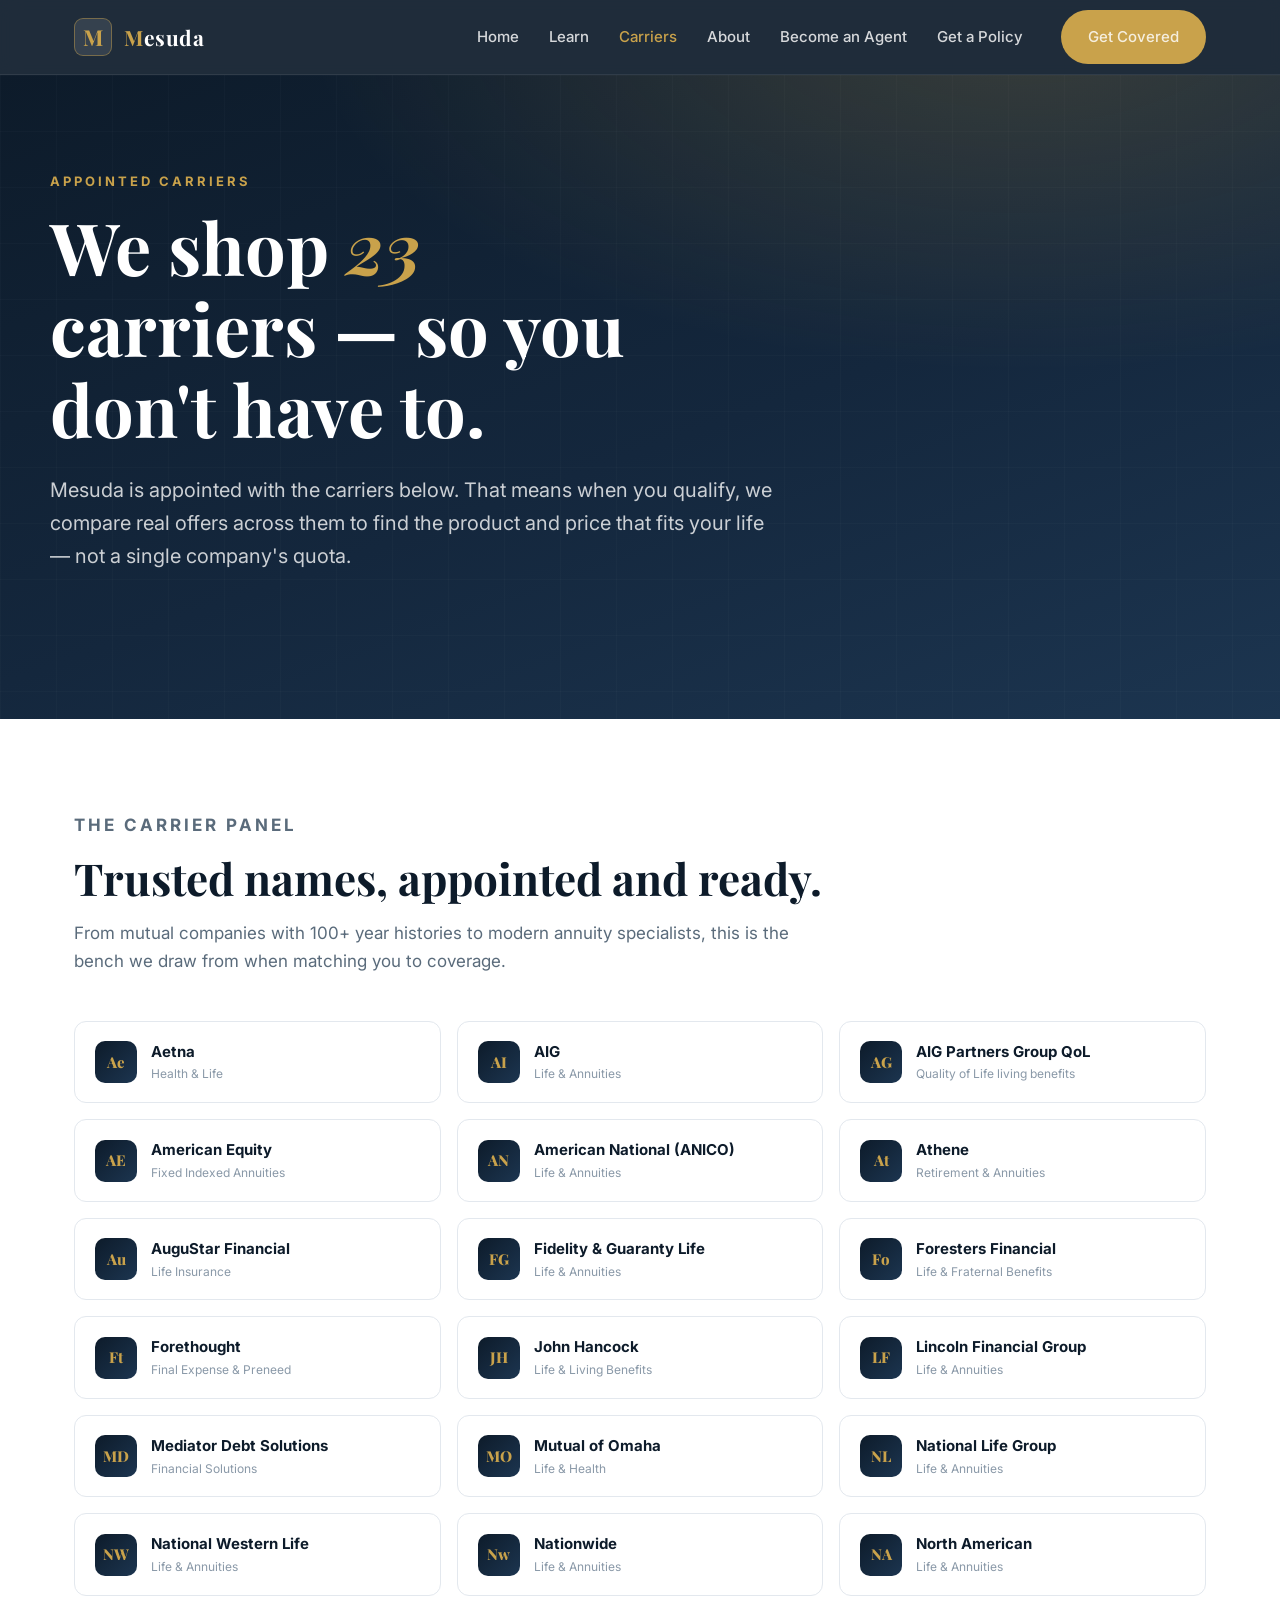
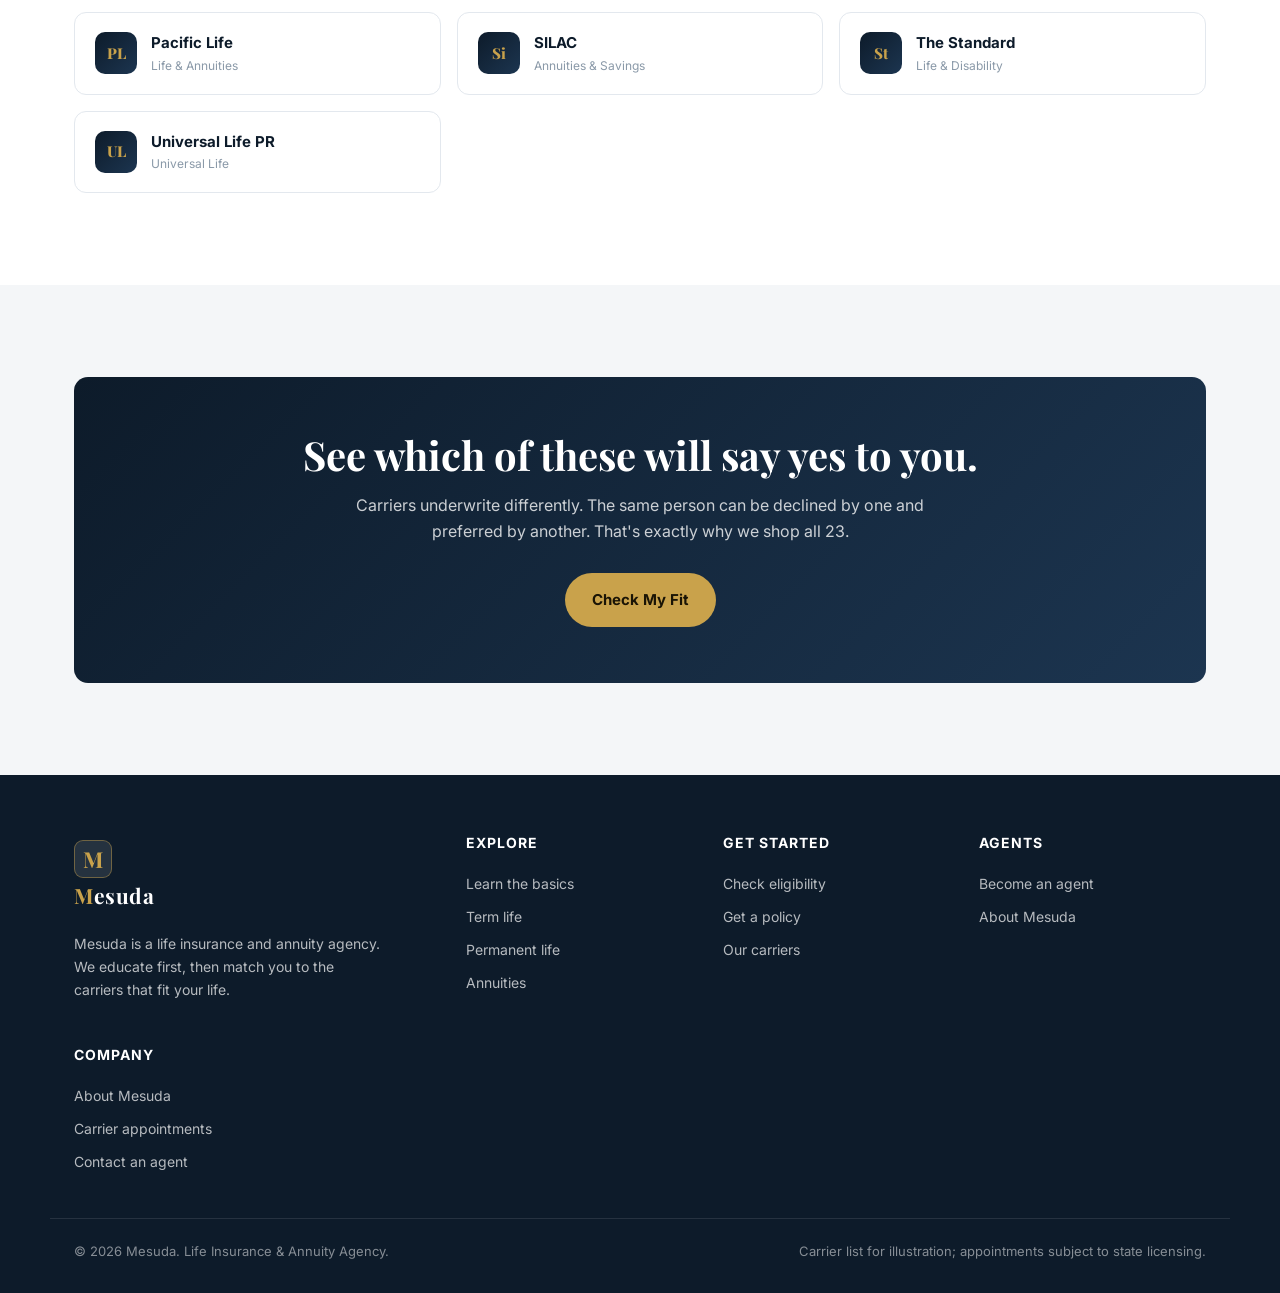
<file: carriers.html>
<!DOCTYPE html>
<html lang="en">
<head>
  <meta charset="UTF-8">
  <meta name="viewport" content="width=device-width, initial-scale=1.0">
  <title>Carriers — Mesuda's 23 Appointed Insurance Carriers</title>
  <meta name="description" content="Mesuda is appointed with 23 of the most respected life insurance and annuity carriers in the country. See who we shop on your behalf.">
  <link rel="preconnect" href="https://fonts.googleapis.com">
  <link rel="preconnect" href="https://fonts.gstatic.com" crossorigin>
  <link href="https://fonts.googleapis.com/css2?family=Playfair+Display:ital,wght@0,400;0,600;0,700;1,400;1,600&family=Inter:wght@400;500;600;700;800&display=swap" rel="stylesheet">
  <link rel="stylesheet" href="styles.css">
</head>
<body>

  <header class="site-header">
    <div class="wrap nav">
      <a class="brand" href="index.html"><span class="brand-mark">M</span><span class="brand-name"><span class="m">M</span>esu<span>da</span></span></a>
      <nav class="nav-links" id="navLinks">
        <a href="index.html">Home</a>
        <a href="education.html">Learn</a>
        <a href="carriers.html" class="active">Carriers</a>
        <a href="about.html">About</a>
        <a href="become-agent.html">Become an Agent</a>
        <a href="get-policy.html">Get a Policy</a>
        <a class="btn btn-gold nav-cta" href="get-policy.html">Get Covered</a>
      </nav>
      <button class="menu-toggle" id="menuToggle" aria-label="Menu">☰</button>
    </div>
  </header>

  <section class="hero">
    <div class="wrap hero-inner">
      <p class="eyebrow">Appointed Carriers</p>
      <h1>We shop <span class="em">23</span> carriers — so you don't have to.</h1>
      <p class="hero-sub">Mesuda is appointed with the carriers below. That means when you qualify, we compare real offers across them to find the product and price that fits your life — not a single company's quota.</p>
    </div>
  </section>

  <section class="section alt">
    <div class="wrap">
      <div class="section-head">
        <p class="eyebrow">The Carrier Panel</p>
        <h2>Trusted names, appointed and ready.</h2>
        <p>From mutual companies with 100+ year histories to modern annuity specialists, this is the bench we draw from when matching you to coverage.</p>
      </div>
      <div class="carrier-grid">
        <div class="carrier"><div class="logo">Ae</div><div><div class="name">Aetna</div><div class="type">Health &amp; Life</div></div></div>
        <div class="carrier"><div class="logo">AI</div><div><div class="name">AIG</div><div class="type">Life &amp; Annuities</div></div></div>
        <div class="carrier"><div class="logo">AG</div><div><div class="name">AIG Partners Group QoL</div><div class="type">Quality of Life living benefits</div></div></div>
        <div class="carrier"><div class="logo">AE</div><div><div class="name">American Equity</div><div class="type">Fixed Indexed Annuities</div></div></div>
        <div class="carrier"><div class="logo">AN</div><div><div class="name">American National (ANICO)</div><div class="type">Life &amp; Annuities</div></div></div>
        <div class="carrier"><div class="logo">At</div><div><div class="name">Athene</div><div class="type">Retirement &amp; Annuities</div></div></div>
        <div class="carrier"><div class="logo">Au</div><div><div class="name">AuguStar Financial</div><div class="type">Life Insurance</div></div></div>
        <div class="carrier"><div class="logo">FG</div><div><div class="name">Fidelity &amp; Guaranty Life</div><div class="type">Life &amp; Annuities</div></div></div>
        <div class="carrier"><div class="logo">Fo</div><div><div class="name">Foresters Financial</div><div class="type">Life &amp; Fraternal Benefits</div></div></div>
        <div class="carrier"><div class="logo">Ft</div><div><div class="name">Forethought</div><div class="type">Final Expense &amp; Preneed</div></div></div>
        <div class="carrier"><div class="logo">JH</div><div><div class="name">John Hancock</div><div class="type">Life &amp; Living Benefits</div></div></div>
        <div class="carrier"><div class="logo">LF</div><div><div class="name">Lincoln Financial Group</div><div class="type">Life &amp; Annuities</div></div></div>
        <div class="carrier"><div class="logo">MD</div><div><div class="name">Mediator Debt Solutions</div><div class="type">Financial Solutions</div></div></div>
        <div class="carrier"><div class="logo">MO</div><div><div class="name">Mutual of Omaha</div><div class="type">Life &amp; Health</div></div></div>
        <div class="carrier"><div class="logo">NL</div><div><div class="name">National Life Group</div><div class="type">Life &amp; Annuities</div></div></div>
        <div class="carrier"><div class="logo">NW</div><div><div class="name">National Western Life</div><div class="type">Life &amp; Annuities</div></div></div>
        <div class="carrier"><div class="logo">Nw</div><div><div class="name">Nationwide</div><div class="type">Life &amp; Annuities</div></div></div>
        <div class="carrier"><div class="logo">NA</div><div><div class="name">North American</div><div class="type">Life &amp; Annuities</div></div></div>
        <div class="carrier"><div class="logo">PL</div><div><div class="name">Pacific Life</div><div class="type">Life &amp; Annuities</div></div></div>
        <div class="carrier"><div class="logo">Si</div><div><div class="name">SILAC</div><div class="type">Annuities &amp; Savings</div></div></div>
        <div class="carrier"><div class="logo">St</div><div><div class="name">The Standard</div><div class="type">Life &amp; Disability</div></div></div>
        <div class="carrier"><div class="logo">UL</div><div><div class="name">Universal Life PR</div><div class="type">Universal Life</div></div></div>
      </div>
    </div>
  </section>

  <section class="section">
    <div class="wrap">
      <div class="cta-band">
        <h2>See which of these will say yes to you.</h2>
        <p>Carriers underwrite differently. The same person can be declined by one and preferred by another. That's exactly why we shop all 23.</p>
        <a class="btn btn-gold" href="get-policy.html">Check My Fit</a>
      </div>
    </div>
  </section>

  <footer class="site-footer">
    <div class="wrap footer-grid">
      <div class="footer-brand">
        <a class="brand" href="index.html" style="margin-bottom:14px;"><span class="brand-mark">M</span><span class="brand-name"><span class="m">M</span>esu<span>da</span></span></a>
        <p>Mesuda is a life insurance and annuity agency. We educate first, then match you to the carriers that fit your life.</p>
      </div>
      <div><h4>Explore</h4><a href="education.html">Learn the basics</a><a href="education.html#term">Term life</a><a href="education.html#permanent">Permanent life</a><a href="education.html#annuity">Annuities</a></div>
      <div><h4>GET STARTED</h4><a href="get-policy.html">Check eligibility</a><a href="get-policy.html">Get a policy</a><a href="carriers.html">Our carriers</a></div>
            <div><h4>AGENTS</h4><a href="become-agent.html">Become an agent</a><a href="about.html">About Mesuda</a></div>
      <div><h4>Company</h4><a href="index.html">About Mesuda</a><a href="carriers.html">Carrier appointments</a><a href="get-policy.html">Contact an agent</a></div>
    </div>
    <div class="wrap footer-bottom">
      <span>© <span id="yr"></span> Mesuda. Life Insurance &amp; Annuity Agency.</span>
      <span>Carrier list for illustration; appointments subject to state licensing.</span>
    </div>
  </footer>

  <script>
    document.getElementById('yr').textContent = new Date().getFullYear();
    document.getElementById('menuToggle').addEventListener('click', () => document.getElementById('navLinks').classList.toggle('open'));
  </script>
</body>
</html>
</file>
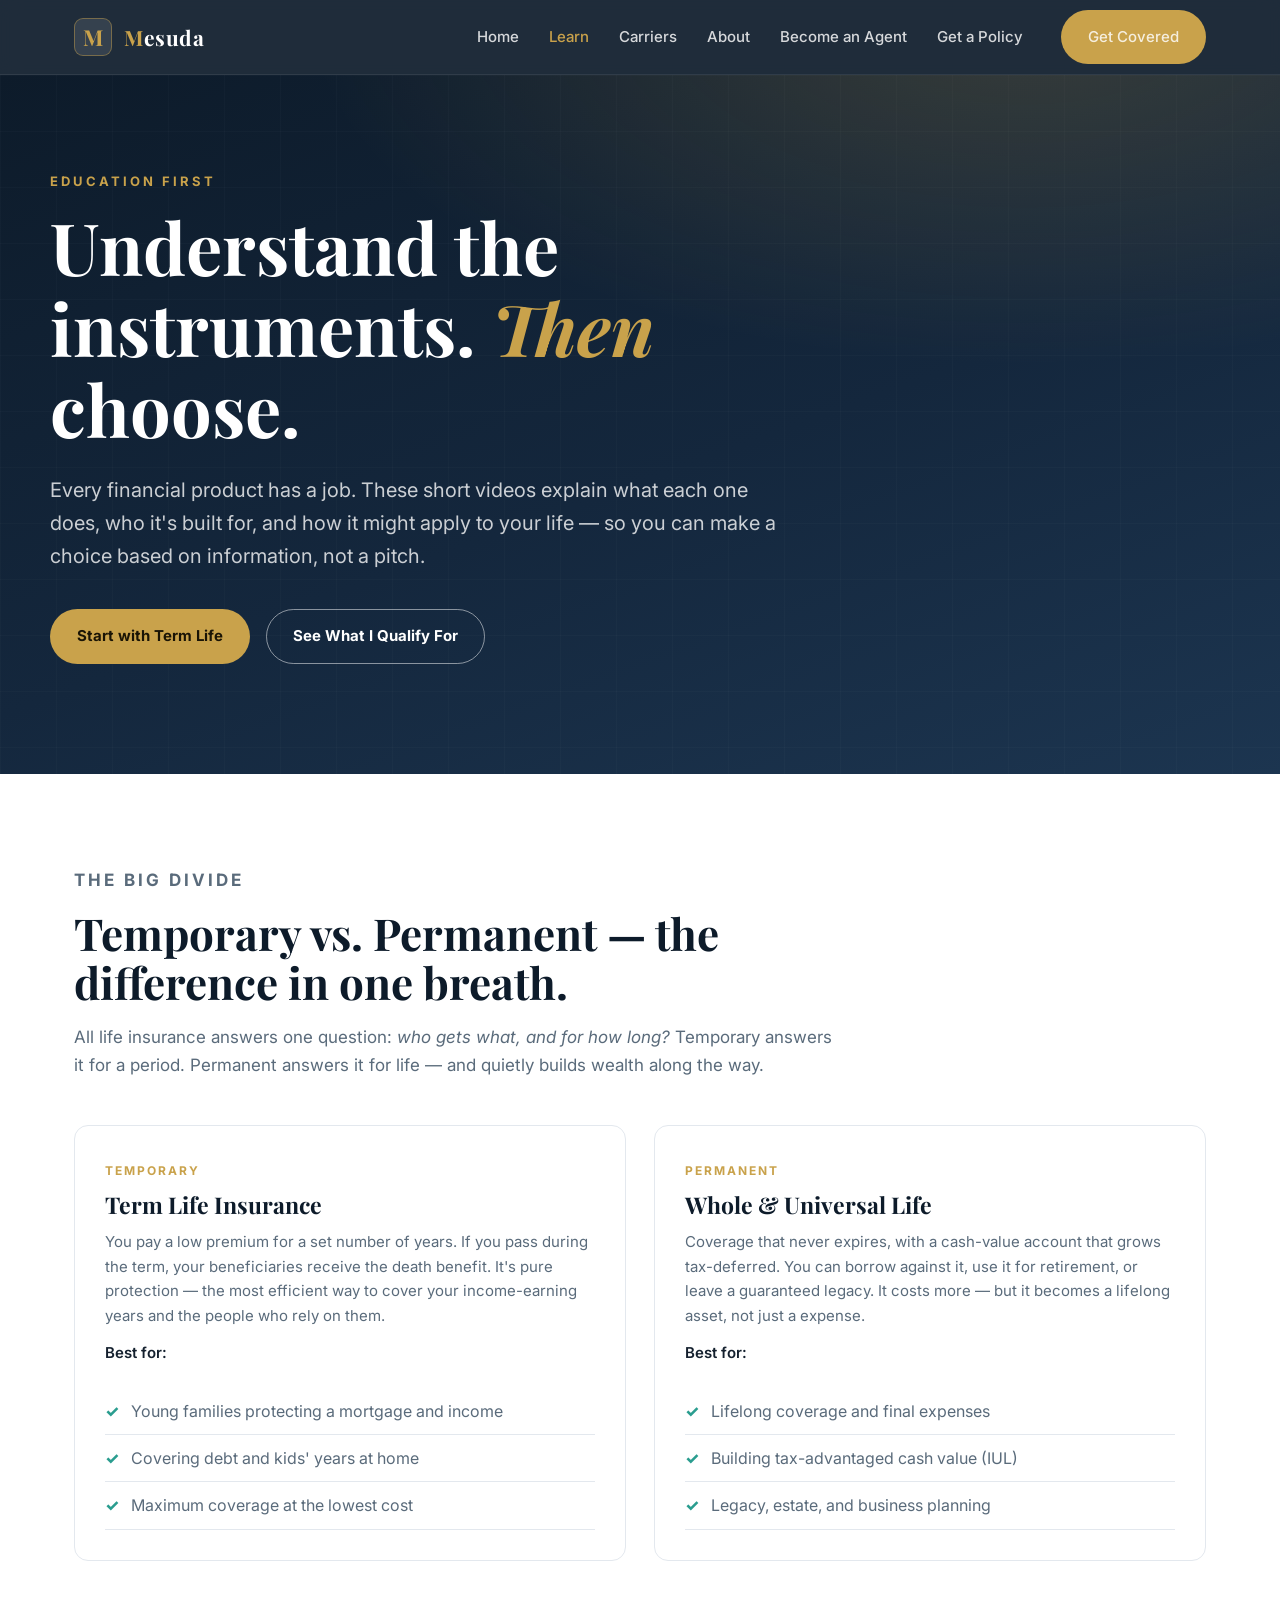
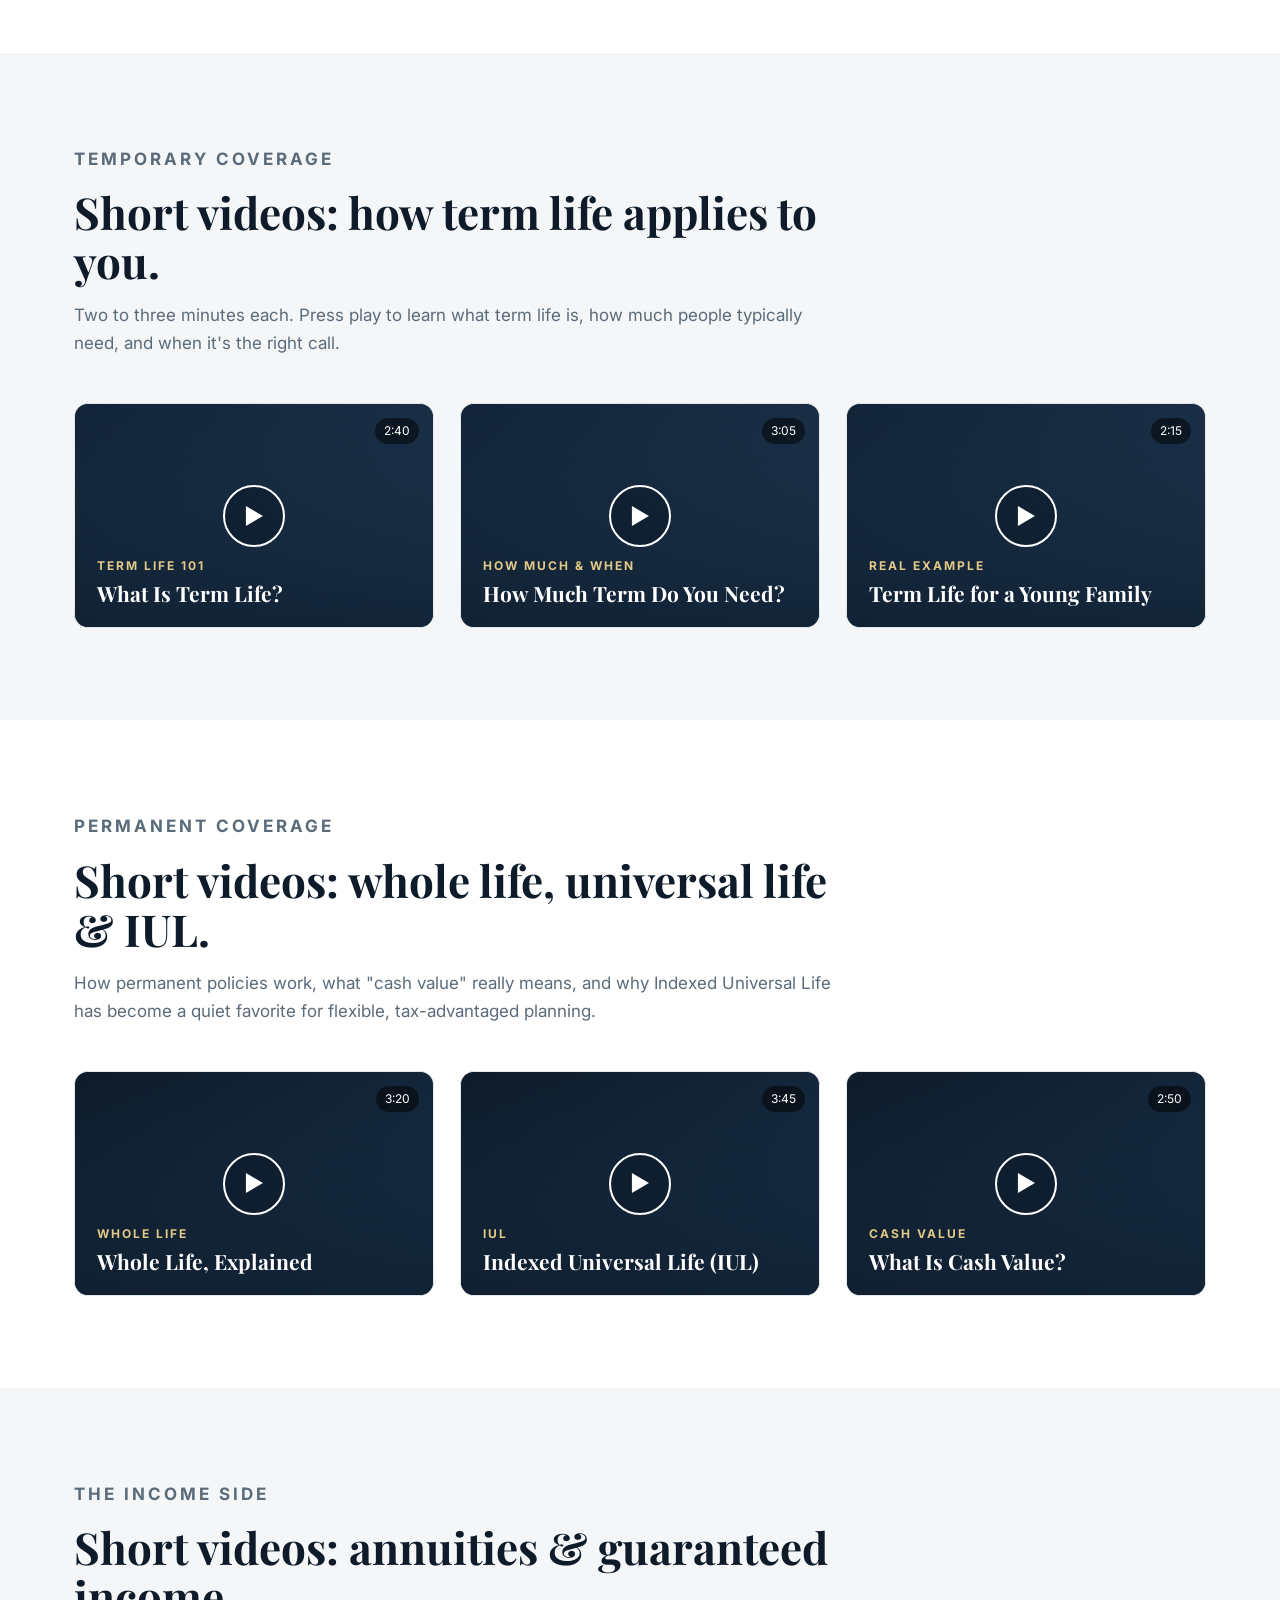
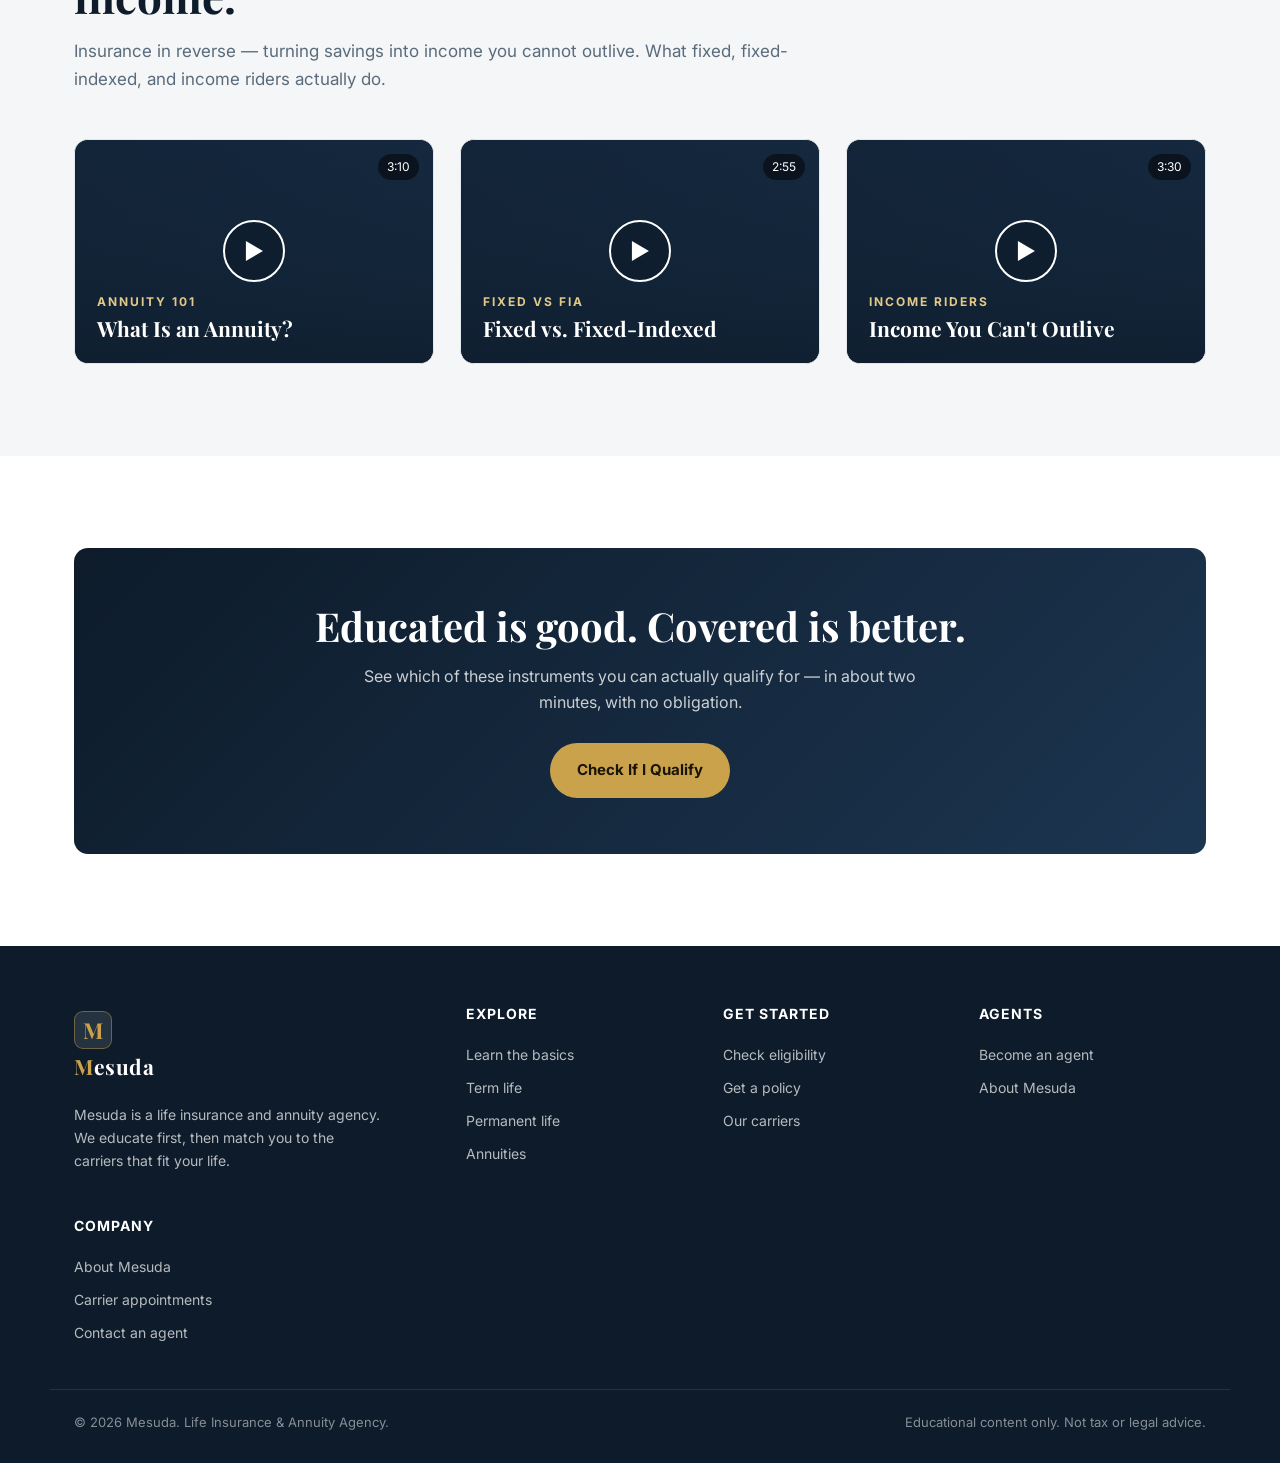
<file: education.html>
<!DOCTYPE html>
<html lang="en">
<head>
  <meta charset="UTF-8">
  <meta name="viewport" content="width=device-width, initial-scale=1.0">
  <title>Learn — Mesuda Life Insurance & Annuity Education</title>
  <meta name="description" content="Short, clear videos explaining term life, whole life, universal life, IUL, final expense, and annuities — and how each applies to your needs.">
  <link rel="preconnect" href="https://fonts.googleapis.com">
  <link rel="preconnect" href="https://fonts.gstatic.com" crossorigin>
  <link href="https://fonts.googleapis.com/css2?family=Playfair+Display:ital,wght@0,400;0,600;0,700;1,400;1,600&family=Inter:wght@400;500;600;700;800&display=swap" rel="stylesheet">
  <link rel="stylesheet" href="styles.css">
</head>
<body>

  <header class="site-header">
    <div class="wrap nav">
      <a class="brand" href="index.html"><span class="brand-mark">M</span><span class="brand-name"><span class="m">M</span>esu<span>da</span></span></a>
      <nav class="nav-links" id="navLinks">
        <a href="index.html">Home</a>
        <a href="education.html" class="active">Learn</a>
        <a href="carriers.html">Carriers</a>
        <a href="about.html">About</a>
        <a href="become-agent.html">Become an Agent</a>
        <a href="get-policy.html">Get a Policy</a>
        <a class="btn btn-gold nav-cta" href="get-policy.html">Get Covered</a>
      </nav>
      <button class="menu-toggle" id="menuToggle" aria-label="Menu">☰</button>
    </div>
  </header>

  <!-- HERO -->
  <section class="hero">
    <div class="wrap hero-inner">
      <p class="eyebrow">Education First</p>
      <h1>Understand the instruments. <span class="em">Then</span> choose.</h1>
      <p class="hero-sub">Every financial product has a job. These short videos explain what each one does, who it's built for, and how it might apply to your life — so you can make a choice based on information, not a pitch.</p>
      <div class="hero-actions">
        <a class="btn btn-gold" href="#term">Start with Term Life</a>
        <a class="btn btn-ghost" href="get-policy.html">See What I Qualify For</a>
      </div>
    </div>
  </section>

  <!-- TEMPORARY VS PERMANENT EXPLAINER -->
  <section class="section alt">
    <div class="wrap">
      <div class="section-head">
        <p class="eyebrow">The Big Divide</p>
        <h2>Temporary vs. Permanent — the difference in one breath.</h2>
        <p>All life insurance answers one question: <em>who gets what, and for how long?</em> Temporary answers it for a period. Permanent answers it for life — and quietly builds wealth along the way.</p>
      </div>
      <div class="grid-2">
        <div class="card">
          <span class="tag">Temporary</span>
          <h3>Term Life Insurance</h3>
          <p>You pay a low premium for a set number of years. If you pass during the term, your beneficiaries receive the death benefit. It's pure protection — the most efficient way to cover your income-earning years and the people who rely on them.</p>
          <p style="margin-top:12px;color:var(--ink);font-weight:600;">Best for:</p>
          <ul class="checklist">
            <li>Young families protecting a mortgage and income</li>
            <li>Covering debt and kids' years at home</li>
            <li>Maximum coverage at the lowest cost</li>
          </ul>
        </div>
        <div class="card">
          <span class="tag">Permanent</span>
          <h3>Whole &amp; Universal Life</h3>
          <p>Coverage that never expires, with a cash-value account that grows tax-deferred. You can borrow against it, use it for retirement, or leave a guaranteed legacy. It costs more — but it becomes a lifelong asset, not just a expense.</p>
          <p style="margin-top:12px;color:var(--ink);font-weight:600;">Best for:</p>
          <ul class="checklist">
            <li>Lifelong coverage and final expenses</li>
            <li>Building tax-advantaged cash value (IUL)</li>
            <li>Legacy, estate, and business planning</li>
          </ul>
        </div>
      </div>
    </div>
  </section>

  <!-- TEMPORARY VIDEOS -->
  <section class="section" id="term">
    <div class="wrap">
      <div class="section-head">
        <p class="eyebrow">Temporary Coverage</p>
        <h2>Short videos: how term life applies to you.</h2>
        <p>Two to three minutes each. Press play to learn what term life is, how much people typically need, and when it's the right call.</p>
      </div>
      <div class="grid-3">
        <!-- VIDEO CARD — replace data-video URL with your hosted video -->
        <a class="video-card" href="#" data-video="" onclick="return openVideo(this)">
          <div class="vc-bg" style="background:linear-gradient(160deg,#14273d,#2a4a6b),url('https://images.unsplash.com/photo-1450101499163-c8848c66ca85?w=900&q=80') center/cover;"></div>
          <div class="vc-overlay"></div><span class="duration">2:40</span>
          <div class="play">▶</div>
          <div class="vc-body"><div class="k">Term Life 101</div><h3>What Is Term Life?</h3></div>
        </a>
        <a class="video-card" href="#" data-video="" onclick="return openVideo(this)">
          <div class="vc-bg" style="background:linear-gradient(160deg,#14273d,#2a4a6b),url('https://images.unsplash.com/photo-1556742049-0cfed4f6a45d?w=900&q=80') center/cover;"></div>
          <div class="vc-overlay"></div><span class="duration">3:05</span>
          <div class="play">▶</div>
          <div class="vc-body"><div class="k">How Much &amp; When</div><h3>How Much Term Do You Need?</h3></div>
        </a>
        <a class="video-card" href="#" data-video="" onclick="return openVideo(this)">
          <div class="vc-bg" style="background:linear-gradient(160deg,#14273d,#2a4a6b),url('https://images.unsplash.com/photo-1521791136064-7986c2920216?w=900&q=80') center/cover;"></div>
          <div class="vc-overlay"></div><span class="duration">2:15</span>
          <div class="play">▶</div>
          <div class="vc-body"><div class="k">Real Example</div><h3>Term Life for a Young Family</h3></div>
        </a>
      </div>
    </div>
  </section>

  <!-- PERMANENT VIDEOS -->
  <section class="section alt" id="permanent">
    <div class="wrap">
      <div class="section-head">
        <p class="eyebrow">Permanent Coverage</p>
        <h2>Short videos: whole life, universal life &amp; IUL.</h2>
        <p>How permanent policies work, what "cash value" really means, and why Indexed Universal Life has become a quiet favorite for flexible, tax-advantaged planning.</p>
      </div>
      <div class="grid-3">
        <a class="video-card" href="#" data-video="" onclick="return openVideo(this)">
          <div class="vc-bg" style="background:linear-gradient(160deg,#0d1b2a,#23415f),url('https://images.unsplash.com/photo-1565514020179-026b92b84bb6?w=900&q=80') center/cover;"></div>
          <div class="vc-overlay"></div><span class="duration">3:20</span>
          <div class="play">▶</div>
          <div class="vc-body"><div class="k">Whole Life</div><h3>Whole Life, Explained</h3></div>
        </a>
        <a class="video-card" href="#" data-video="" onclick="return openVideo(this)">
          <div class="vc-bg" style="background:linear-gradient(160deg,#0d1b2a,#23415f),url('https://images.unsplash.com/photo-1579621970795-87facc2f976d?w=900&q=80') center/cover;"></div>
          <div class="vc-overlay"></div><span class="duration">3:45</span>
          <div class="play">▶</div>
          <div class="vc-body"><div class="k">IUL</div><h3>Indexed Universal Life (IUL)</h3></div>
        </a>
        <a class="video-card" href="#" data-video="" onclick="return openVideo(this)">
          <div class="vc-bg" style="background:linear-gradient(160deg,#0d1b2a,#23415f),url('https://images.unsplash.com/photo-1454165804606-c3d57bc86b40?w=900&q=80') center/cover;"></div>
          <div class="vc-overlay"></div><span class="duration">2:50</span>
          <div class="play">▶</div>
          <div class="vc-body"><div class="k">Cash Value</div><h3>What Is Cash Value?</h3></div>
        </a>
      </div>
    </div>
  </section>

  <!-- ANNUITY VIDEOS -->
  <section class="section" id="annuity">
    <div class="wrap">
      <div class="section-head">
        <p class="eyebrow">The Income Side</p>
        <h2>Short videos: annuities &amp; guaranteed income.</h2>
        <p>Insurance in reverse — turning savings into income you cannot outlive. What fixed, fixed-indexed, and income riders actually do.</p>
      </div>
      <div class="grid-3">
        <a class="video-card" href="#" data-video="" onclick="return openVideo(this)">
          <div class="vc-bg" style="background:linear-gradient(160deg,#14273d,#1c3550),url('https://images.unsplash.com/photo-1554224155-6726b3ff858f?w=900&q=80') center/cover;"></div>
          <div class="vc-overlay"></div><span class="duration">3:10</span>
          <div class="play">▶</div>
          <div class="vc-body"><div class="k">Annuity 101</div><h3>What Is an Annuity?</h3></div>
        </a>
        <a class="video-card" href="#" data-video="" onclick="return openVideo(this)">
          <div class="vc-bg" style="background:linear-gradient(160deg,#14273d,#1c3550),url('https://images.unsplash.com/photo-1507679799987-c73779587ccf?w=900&q=80') center/cover;"></div>
          <div class="vc-overlay"></div><span class="duration">2:55</span>
          <div class="play">▶</div>
          <div class="vc-body"><div class="k">Fixed vs FIA</div><h3>Fixed vs. Fixed-Indexed</h3></div>
        </a>
        <a class="video-card" href="#" data-video="" onclick="return openVideo(this)">
          <div class="vc-bg" style="background:linear-gradient(160deg,#14273d,#1c3550),url('https://images.unsplash.com/photo-1488524360537-9a3c7c0a3a5e?w=900&q=80') center/cover;"></div>
          <div class="vc-overlay"></div><span class="duration">3:30</span>
          <div class="play">▶</div>
          <div class="vc-body"><div class="k">Income Riders</div><h3>Income You Can't Outlive</h3></div>
        </a>
      </div>
    </div>
  </section>

  <!-- FINAL CTA -->
  <section class="section alt">
    <div class="wrap">
      <div class="cta-band">
        <h2>Educated is good. Covered is better.</h2>
        <p>See which of these instruments you can actually qualify for — in about two minutes, with no obligation.</p>
        <a class="btn btn-gold" href="get-policy.html">Check If I Qualify</a>
      </div>
    </div>
  </section>

  <footer class="site-footer">
    <div class="wrap footer-grid">
      <div class="footer-brand">
        <a class="brand" href="index.html" style="margin-bottom:14px;"><span class="brand-mark">M</span><span class="brand-name"><span class="m">M</span>esu<span>da</span></span></a>
        <p>Mesuda is a life insurance and annuity agency. We educate first, then match you to the carriers that fit your life.</p>
      </div>
      <div><h4>Explore</h4><a href="education.html">Learn the basics</a><a href="education.html#term">Term life</a><a href="education.html#permanent">Permanent life</a><a href="education.html#annuity">Annuities</a></div>
      <div><h4>GET STARTED</h4><a href="get-policy.html">Check eligibility</a><a href="get-policy.html">Get a policy</a><a href="carriers.html">Our carriers</a></div>
            <div><h4>AGENTS</h4><a href="become-agent.html">Become an agent</a><a href="about.html">About Mesuda</a></div>
      <div><h4>Company</h4><a href="index.html">About Mesuda</a><a href="carriers.html">Carrier appointments</a><a href="get-policy.html">Contact an agent</a></div>
    </div>
    <div class="wrap footer-bottom">
      <span>© <span id="yr"></span> Mesuda. Life Insurance &amp; Annuity Agency.</span>
      <span>Educational content only. Not tax or legal advice.</span>
    </div>
  </footer>

  <!-- Lightweight video modal (uses data-video URL when provided) -->
  <div id="vmodal" style="display:none;position:fixed;inset:0;z-index:100;background:rgba(8,15,25,.85);align-items:center;justify-content:center;padding:24px;">
    <div style="max-width:820px;width:100%;background:#0d1b2a;border-radius:14px;overflow:hidden;position:relative;">
      <button onclick="closeVideo()" style="position:absolute;top:10px;right:14px;z-index:2;background:rgba(255,255,255,.15);border:0;color:#fff;width:36px;height:36px;border-radius:50%;font-size:18px;cursor:pointer;">×</button>
      <div id="vframe" style="aspect-ratio:16/9;display:grid;place-items:center;color:#c9a24b;font-family:var(--serif);font-size:18px;text-align:center;padding:30px;">Video placeholder — drop your hosted video URL into the card's <code>data-video</code> attribute to play it here.</div>
    </div>
  </div>

  <script>
    document.getElementById('yr').textContent = new Date().getFullYear();
    document.getElementById('menuToggle').addEventListener('click', () => document.getElementById('navLinks').classList.toggle('open'));
    function openVideo(el){
      const url = el.getAttribute('data-video');
      const modal = document.getElementById('vmodal'), frame = document.getElementById('vframe');
      if(url){
        frame.innerHTML = '<iframe src="'+url+'" style="width:100%;height:100%;border:0;" allow="autoplay; encrypted-media; fullscreen" allowfullscreen></iframe>';
      } else {
        frame.innerHTML = 'Video placeholder — drop your hosted video URL into the card’s <code>data-video</code> attribute to play it here.';
      }
      modal.style.display = 'flex';
      return false;
    }
    function closeVideo(){ document.getElementById('vmodal').style.display='none'; document.getElementById('vframe').innerHTML=''; }
    document.getElementById('vmodal').addEventListener('click', e => { if(e.target.id==='vmodal') closeVideo(); });
  </script>
</body>
</html>
</file>
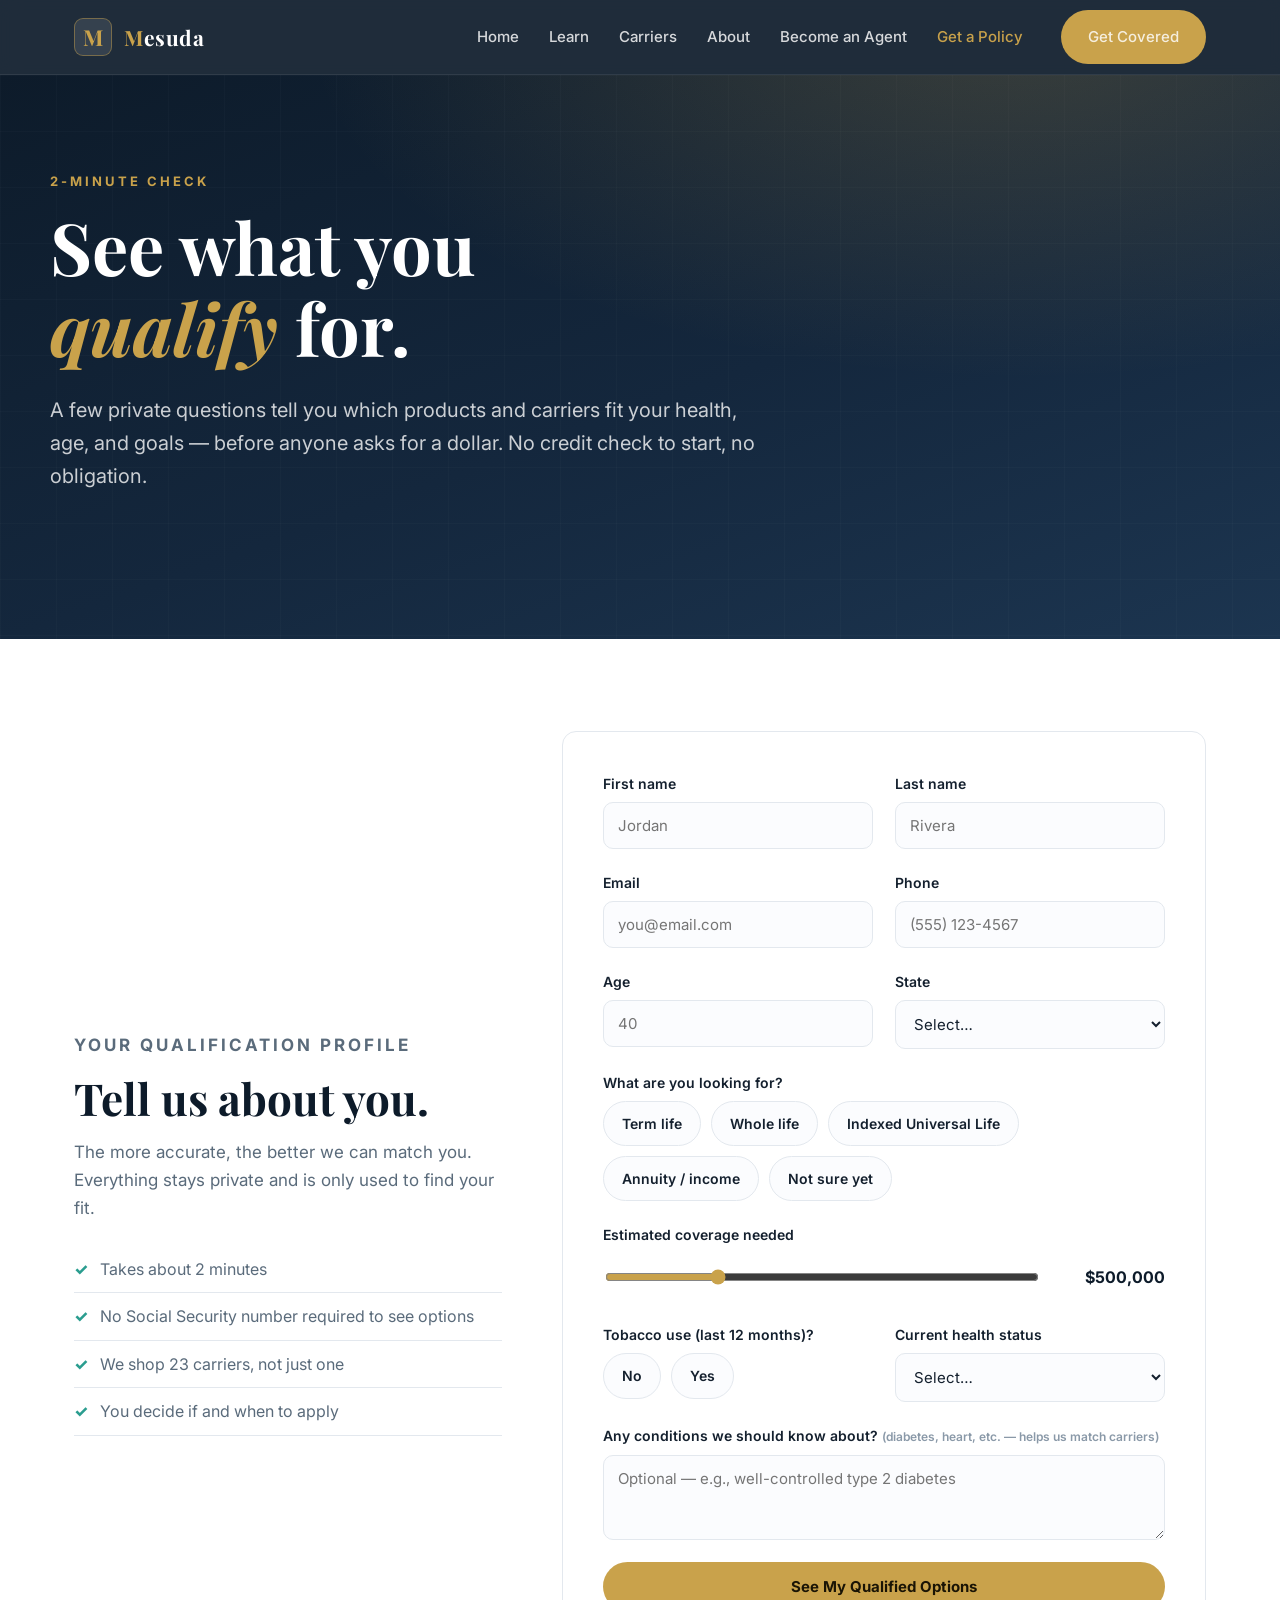
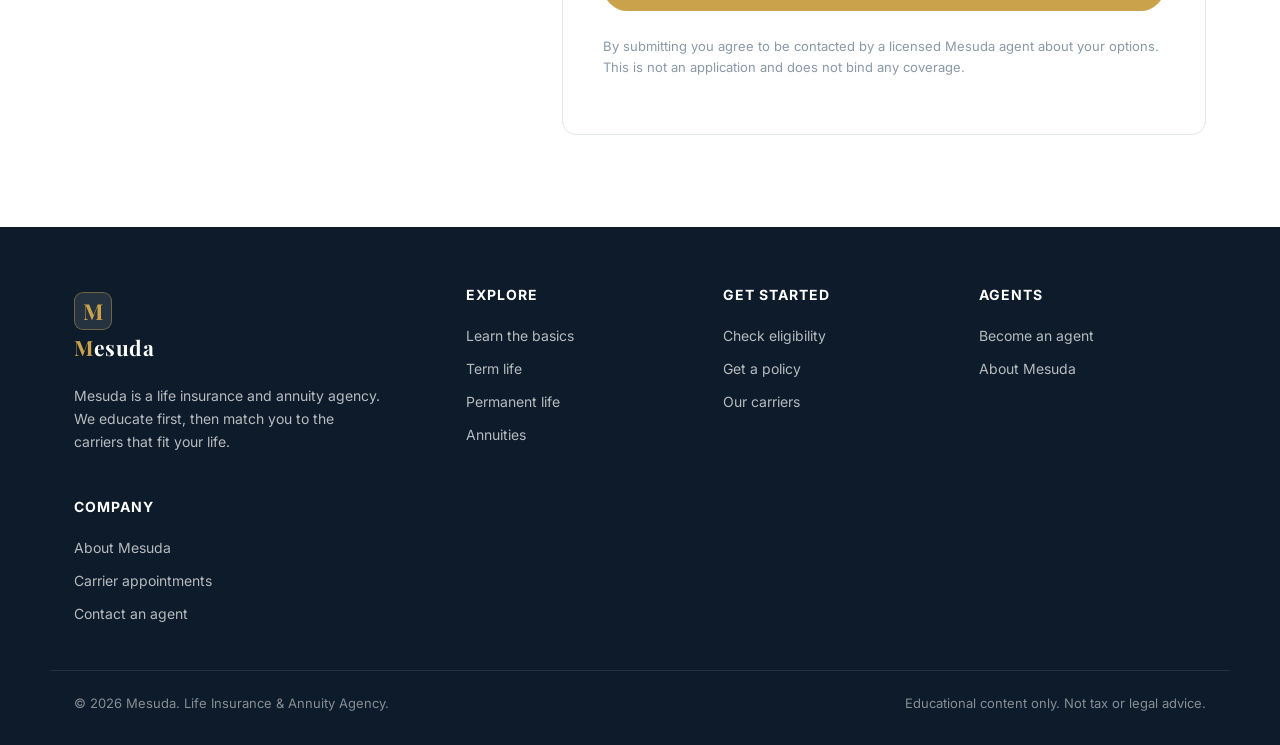
<file: get-policy.html>
<!DOCTYPE html>
<html lang="en">
<head>
  <meta charset="UTF-8">
  <meta name="viewport" content="width=device-width, initial-scale=1.0">
  <title>Get a Policy — Mesuda Qualification Check</title>
  <meta name="description" content="Answer a few private questions to see which life insurance and annuity products you can qualify for across Mesuda's 23 carriers.">
  <link rel="preconnect" href="https://fonts.googleapis.com">
  <link rel="preconnect" href="https://fonts.gstatic.com" crossorigin>
  <link href="https://fonts.googleapis.com/css2?family=Playfair+Display:ital,wght@0,400;0,600;0,700;1,400;1,600&family=Inter:wght@400;500;600;700;800&display=swap" rel="stylesheet">
  <link rel="stylesheet" href="styles.css">
</head>
<body>

  <header class="site-header">
    <div class="wrap nav">
      <a class="brand" href="index.html"><span class="brand-mark">M</span><span class="brand-name"><span class="m">M</span>esu<span>da</span></span></a>
      <nav class="nav-links" id="navLinks">
        <a href="index.html">Home</a>
        <a href="education.html">Learn</a>
        <a href="carriers.html">Carriers</a>
        <a href="about.html">About</a>
        <a href="become-agent.html">Become an Agent</a>
        <a href="get-policy.html" class="active">Get a Policy</a>
        <a class="btn btn-gold nav-cta" href="get-policy.html">Get Covered</a>
      </nav>
      <button class="menu-toggle" id="menuToggle" aria-label="Menu">☰</button>
    </div>
  </header>

  <!-- HERO -->
  <section class="hero">
    <div class="wrap hero-inner">
      <p class="eyebrow">2-Minute Check</p>
      <h1>See what you <span class="em">qualify</span> for.</h1>
      <p class="hero-sub">A few private questions tell you which products and carriers fit your health, age, and goals — before anyone asks for a dollar. No credit check to start, no obligation.</p>
    </div>
  </section>

  <!-- FORM -->
  <section class="section alt">
    <div class="wrap split">
      <div>
        <div class="section-head" style="margin-bottom:24px;">
          <p class="eyebrow">Your Qualification Profile</p>
          <h2>Tell us about you.</h2>
          <p>The more accurate, the better we can match you. Everything stays private and is only used to find your fit.</p>
        </div>
        <ul class="checklist">
          <li>Takes about 2 minutes</li>
          <li>No Social Security number required to see options</li>
          <li>We shop 23 carriers, not just one</li>
          <li>You decide if and when to apply</li>
        </ul>
      </div>

      <div class="form-wrap">
        <!-- ACTION: point to your form backend (MailMunch, Formspree, CRM, etc.) -->
        <form id="qualForm" action="#" method="POST">
          <div class="form-grid">
            <div class="field">
              <label for="firstName">First name</label>
              <input id="firstName" name="firstName" type="text" required placeholder="Jordan">
            </div>
            <div class="field">
              <label for="lastName">Last name</label>
              <input id="lastName" name="lastName" type="text" required placeholder="Rivera">
            </div>
            <div class="field">
              <label for="email">Email</label>
              <input id="email" name="email" type="email" required placeholder="you@email.com">
            </div>
            <div class="field">
              <label for="phone">Phone</label>
              <input id="phone" name="phone" type="tel" placeholder="(555) 123-4567">
            </div>
            <div class="field">
              <label for="age">Age</label>
              <input id="age" name="age" type="number" min="18" max="85" required placeholder="40">
            </div>
            <div class="field">
              <label for="state">State</label>
              <select id="state" name="state" required>
                <option value="">Select…</option>
                <option>Alabama</option><option>Alaska</option><option>Arizona</option><option>Arkansas</option><option>California</option>
                <option>Colorado</option><option>Connecticut</option><option>Delaware</option><option>Florida</option><option>Georgia</option>
                <option>Hawaii</option><option>Idaho</option><option>Illinois</option><option>Indiana</option><option>Iowa</option>
                <option>Kansas</option><option>Kentucky</option><option>Louisiana</option><option>Maine</option><option>Maryland</option>
                <option>Massachusetts</option><option>Michigan</option><option>Minnesota</option><option>Mississippi</option><option>Missouri</option>
                <option>Montana</option><option>Nebraska</option><option>Nevada</option><option>New Hampshire</option><option>New Jersey</option>
                <option>New Mexico</option><option>New York</option><option>North Carolina</option><option>North Dakota</option><option>Ohio</option>
                <option>Oklahoma</option><option>Oregon</option><option>Pennsylvania</option><option>Rhode Island</option><option>South Carolina</option>
                <option>South Dakota</option><option>Tennessee</option><option>Texas</option><option>Utah</option><option>Vermont</option>
                <option>Virginia</option><option>Washington</option><option>West Virginia</option><option>Wisconsin</option><option>Wyoming</option>
              </select>
            </div>

            <div class="field full">
              <label>What are you looking for?</label>
              <div class="opt-row">
                <label class="opt"><input type="checkbox" name="goal" value="term"> Term life</label>
                <label class="opt"><input type="checkbox" name="goal" value="whole"> Whole life</label>
                <label class="opt"><input type="checkbox" name="goal" value="iul"> Indexed Universal Life</label>
                <label class="opt"><input type="checkbox" name="goal" value="annuity"> Annuity / income</label>
                <label class="opt"><input type="checkbox" name="goal" value="notsure"> Not sure yet</label>
              </div>
            </div>

            <div class="field full">
              <label for="coverage">Estimated coverage needed</label>
              <div class="range-row">
                <input id="coverage" name="coverage" type="range" min="50000" max="2000000" step="50000" value="500000" oninput="covVal.textContent='$'+Number(this.value).toLocaleString()">
                <span class="range-val" id="covVal">$500,000</span>
              </div>
            </div>

            <div class="field">
              <label>Tobacco use (last 12 months)?</label>
              <div class="opt-row">
                <label class="opt"><input type="radio" name="tobacco" value="no" required> No</label>
                <label class="opt"><input type="radio" name="tobacco" value="yes"> Yes</label>
              </div>
            </div>
            <div class="field">
              <label>Current health status</label>
              <select name="health" required>
                <option value="">Select…</option>
                <option value="excellent">Excellent</option>
                <option value="good">Good</option>
                <option value="fair">Fair / managing conditions</option>
                <option value="challenged">Serious condition</option>
              </select>
            </div>

            <div class="field full">
              <label for="conditions">Any conditions we should know about? <span class="hint">(diabetes, heart, etc. — helps us match carriers)</span></label>
              <textarea id="conditions" name="conditions" rows="3" placeholder="Optional — e.g., well-controlled type 2 diabetes"></textarea>
            </div>

            <div class="field full">
              <button class="btn btn-gold" type="submit" style="width:100%;justify-content:center;">See My Qualified Options</button>
              <p class="form-note">By submitting you agree to be contacted by a licensed Mesuda agent about your options. This is not an application and does not bind any coverage.</p>
            </div>
          </div>

          <div class="result" id="result">
            <h3>Your preliminary fit</h3>
            <p id="resultText"></p>
            <p class="verdict" id="verdict"></p>
            <p style="margin-top:14px;"><a class="btn btn-navy" href="carriers.html">See the carriers we'll shop</a></p>
          </div>
        </form>
      </div>
    </div>
  </section>

  <footer class="site-footer">
    <div class="wrap footer-grid">
      <div class="footer-brand">
        <a class="brand" href="index.html" style="margin-bottom:14px;"><span class="brand-mark">M</span><span class="brand-name"><span class="m">M</span>esu<span>da</span></span></a>
        <p>Mesuda is a life insurance and annuity agency. We educate first, then match you to the carriers that fit your life.</p>
      </div>
      <div><h4>Explore</h4><a href="education.html">Learn the basics</a><a href="education.html#term">Term life</a><a href="education.html#permanent">Permanent life</a><a href="education.html#annuity">Annuities</a></div>
      <div><h4>GET STARTED</h4><a href="get-policy.html">Check eligibility</a><a href="get-policy.html">Get a policy</a><a href="carriers.html">Our carriers</a></div>
            <div><h4>AGENTS</h4><a href="become-agent.html">Become an agent</a><a href="about.html">About Mesuda</a></div>
      <div><h4>Company</h4><a href="index.html">About Mesuda</a><a href="carriers.html">Carrier appointments</a><a href="get-policy.html">Contact an agent</a></div>
    </div>
    <div class="wrap footer-bottom">
      <span>© <span id="yr"></span> Mesuda. Life Insurance &amp; Annuity Agency.</span>
      <span>Educational content only. Not tax or legal advice.</span>
    </div>
  </footer>

  <script>
    document.getElementById('yr').textContent = new Date().getFullYear();
    document.getElementById('menuToggle').addEventListener('click', () => document.getElementById('navLinks').classList.toggle('open'));

    // Front-end eligibility preview (illustrative — real underwriting happens with the carrier)
    document.getElementById('qualForm').addEventListener('submit', function(e){
      e.preventDefault();
      const age = parseInt(document.getElementById('age').value, 10);
      const tobacco = document.querySelector('input[name="tobacco"]:checked')?.value;
      const health = document.querySelector('select[name="health"]').value;
      const r = document.getElementById('result');
      const rt = document.getElementById('resultText');
      const v = document.getElementById('verdict');
      r.classList.add('show');

      let fit = [], status = 'ok', cls = 'ok';
      if (age >= 18 && age <= 60 && health !== 'challenged') {
        fit.push('Term life — strongest rates in your age band.');
        if (age <= 50 && tobacco === 'no') fit.push('Indexed Universal Life (IUL) — cash value + flexibility.');
        if (age >= 45) fit.push('Fixed Indexed Annuity — if income planning is a goal.');
      } else if (age > 60 || health === 'fair' || tobacco === 'yes') {
        fit.push('Final expense / guaranteed-issue whole life — built for coverage, not wealth.');
        status = 'maybe'; cls = 'maybe';
      } else {
        fit.push('Guaranteed-issue whole life — a fit even with health challenges.');
        status = 'maybe'; cls = 'maybe';
      }
      if (health === 'challenged') { status = 'maybe'; cls = 'maybe'; }

      rt.innerHTML = fit.map(f => '• ' + f).join('<br>');
      v.className = 'verdict ' + cls;
      v.textContent = status === 'ok'
        ? 'Likely qualified for multiple products — let’s shop 23 carriers.'
        : 'Likely qualified for protected products — we’ll find your best fit.';
      r.scrollIntoView({behavior:'smooth', block:'nearest'});
    });
  </script>
</body>
</html>
</file>
<file: styles.css>
/* ============================================================
   MESUDA — Life Insurance & Annuity Agency
   Design system: editorial / trustworthy
   Palette: deep navy + warm gold, serif display + clean sans
   ============================================================ */

:root {
  --navy: #0d1b2a;
  --navy-2: #14273d;
  --navy-3: #1c3550;
  --ink: #14202e;
  --slate: #5a6b7b;
  --muted: #8a99a8;
  --gold: #c9a24b;
  --gold-soft: #e3c987;
  --teal: #2a9d8f;
  --paper: #ffffff;
  --bg: #f4f6f8;
  --line: #e3e8ee;
  --radius: 14px;
  --maxw: 1180px;
  --serif: 'Playfair Display', Georgia, 'Times New Roman', serif;
  --sans: 'Inter', 'DM Sans', -apple-system, BlinkMacSystemFont, 'Segoe UI', Roboto, Helvetica, Arial, sans-serif;
}

* { box-sizing: border-box; }
html { scroll-behavior: smooth; }
body {
  margin: 0;
  font-family: var(--sans);
  color: var(--ink);
  background: var(--bg);
  line-height: 1.65;
  -webkit-font-smoothing: antialiased;
}
img { max-width: 100%; display: block; }
a { color: inherit; text-decoration: none; }

h1, h2, h3, h4 { font-family: var(--serif); font-weight: 700; line-height: 1.12; margin: 0; color: var(--navy); }
p { margin: 0 0 16px; }

.wrap { max-width: var(--maxw); margin: 0 auto; padding: 0 24px; }
.eyebrow {
  font-family: var(--sans);
  font-size: 13px; font-weight: 700; letter-spacing: 3px;
  text-transform: uppercase; color: var(--gold);
  margin: 0 0 14px;
}
.serif-accent { font-family: var(--serif); font-style: italic; }

/* ---------- Buttons ---------- */
.btn {
  display: inline-flex; align-items: center; gap: 10px;
  font-family: var(--sans); font-weight: 700; font-size: 15px;
  padding: 14px 26px; border-radius: 999px; cursor: pointer;
  border: 1px solid transparent; transition: all .2s ease;
  text-align: center;
}
.btn-gold { background: var(--gold); color: #1a1405; }
.btn-gold:hover { background: var(--gold-soft); transform: translateY(-2px); }
.btn-navy { background: var(--navy); color: #fff; }
.btn-navy:hover { background: var(--navy-3); transform: translateY(-2px); }
.btn-ghost { background: transparent; color: #fff; border-color: rgba(255,255,255,.5); }
.btn-ghost:hover { border-color: #fff; background: rgba(255,255,255,.08); }
.btn-outline { background: transparent; color: var(--navy); border-color: var(--navy); }
.btn-outline:hover { background: var(--navy); color: #fff; }

/* ---------- Header ---------- */
.site-header {
  position: sticky; top: 0; z-index: 50;
  background: rgba(13,27,42,.92);
  backdrop-filter: blur(10px);
  border-bottom: 1px solid rgba(255,255,255,.08);
}
.nav {
  display: flex; align-items: center; justify-content: space-between;
  height: 74px;
}
.brand { display: flex; align-items: center; gap: 12px; color: #fff; }
.brand-mark {
  width: 38px; height: 38px; border-radius: 9px;
  background: rgba(255,255,255,.10); border: 1px solid rgba(201,162,75,.45);
  display: grid; place-items: center;
  font-family: var(--serif); font-weight: 700; font-size: 22px; color: var(--gold);
}
.brand-name { font-family: var(--serif); font-size: 21px; font-weight: 700; letter-spacing: .5px; color: #fff; }
.brand-name .m { color: var(--gold); }
.brand-name span { color: #fff; }
.nav-links { display: flex; gap: 30px; align-items: center; }
.nav-links a { color: rgba(255,255,255,.82); font-size: 15px; font-weight: 500; transition: color .15s; }
.nav-links a:hover, .nav-links a.active { color: var(--gold); }
.nav-cta { margin-left: 8px; }
.menu-toggle { display: none; background: none; border: 0; color: #fff; font-size: 26px; cursor: pointer; }

/* ---------- Hero (typographic, mirrors size.swiss feel) ---------- */
.hero {
  position: relative; color: #fff; overflow: hidden;
  background:
    radial-gradient(1200px 600px at 80% -10%, rgba(201,162,75,.22), transparent 60%),
    linear-gradient(160deg, var(--navy) 0%, var(--navy-2) 55%, var(--navy-3) 100%);
}
.hero::after {
  content: ""; position: absolute; inset: 0;
  background-image:
    linear-gradient(rgba(255,255,255,.04) 1px, transparent 1px),
    linear-gradient(90deg, rgba(255,255,255,.04) 1px, transparent 1px);
  background-size: 56px 56px; opacity: .5; pointer-events: none;
}
.hero-inner { position: relative; z-index: 2; padding: 96px 0 110px; }
.hero h1 { color: #fff; font-size: clamp(38px, 6vw, 72px); max-width: 14ch; }
.hero h1 .em { color: var(--gold); font-style: italic; }
.hero-sub { font-size: clamp(17px, 2vw, 20px); color: rgba(255,255,255,.78); max-width: 56ch; margin: 26px 0 36px; }
.hero-actions { display: flex; gap: 16px; flex-wrap: wrap; }
.hero-meta { display: flex; gap: 38px; margin-top: 56px; flex-wrap: wrap; }
.hero-meta div { border-left: 2px solid var(--gold); padding-left: 16px; }
.hero-meta .n { font-family: var(--serif); font-size: 34px; font-weight: 700; color: #fff; line-height: 1; }
.hero-meta .l { font-size: 13px; color: rgba(255,255,255,.7); margin-top: 6px; }

/* ---------- Section scaffolding ---------- */
.section { padding: 92px 0; }
.section.alt { background: #fff; }
.section-head { max-width: 760px; margin-bottom: 46px; }
.section-head h2 { font-size: clamp(28px, 4vw, 44px); margin-bottom: 16px; }
.section-head p { color: var(--slate); font-size: 17px; }

/* ---------- Stats ---------- */
.stats { display: grid; grid-template-columns: repeat(4, 1fr); gap: 24px; }
.stat { background: #fff; border: 1px solid var(--line); border-radius: var(--radius); padding: 28px 24px; }
.stat .n { font-family: var(--serif); font-size: 40px; font-weight: 700; color: var(--navy); }
.stat .l { color: var(--slate); font-size: 14px; margin-top: 6px; }

/* ---------- Cards / grid ---------- */
.grid-2 { display: grid; grid-template-columns: 1fr 1fr; gap: 28px; }
.grid-3 { display: grid; grid-template-columns: repeat(3, 1fr); gap: 26px; }
.card {
  background: #fff; border: 1px solid var(--line); border-radius: var(--radius);
  padding: 30px; transition: transform .2s, box-shadow .2s;
}
.card:hover { transform: translateY(-4px); box-shadow: 0 14px 40px rgba(13,27,42,.10); }
.card .tag { font-size: 12px; font-weight: 700; letter-spacing: 2px; text-transform: uppercase; color: var(--gold); }
.card h3 { font-size: 23px; margin: 10px 0 12px; }
.card p { color: var(--slate); font-size: 15px; margin: 0; }
.card .more { display: inline-block; margin-top: 16px; color: var(--navy); font-weight: 700; font-size: 14px; }

/* numbered expertise (size.swiss style) */
.expertise { display: grid; grid-template-columns: 1fr 1fr; gap: 0; border-top: 1px solid var(--line); }
.exp {
  padding: 40px 36px; border-bottom: 1px solid var(--line);
  border-right: 1px solid var(--line);
}
.exp:nth-child(2n) { border-right: 0; }
.exp .num { font-family: var(--serif); font-size: 15px; color: var(--gold); font-weight: 700; }
.exp h3 { font-size: 26px; margin: 10px 0 14px; }
.exp p { color: var(--slate); font-size: 15px; }

/* ---------- Video cards (education) ---------- */
.video-card {
  position: relative; border-radius: var(--radius); overflow: hidden;
  background: var(--navy); aspect-ratio: 16/10; display: block;
  border: 1px solid var(--line);
}
.video-card .vc-bg {
  position: absolute; inset: 0; background-size: cover; background-position: center;
  opacity: .9;
}
.video-card .vc-overlay {
  position: absolute; inset: 0;
  background: linear-gradient(180deg, rgba(13,27,42,.15), rgba(13,27,42,.78));
}
.video-card .vc-body {
  position: absolute; left: 0; right: 0; bottom: 0; padding: 22px; color: #fff; z-index: 2;
}
.video-card .vc-body .k { font-size: 12px; letter-spacing: 2px; text-transform: uppercase; color: var(--gold-soft); font-weight: 700; }
.video-card .vc-body h3 { color: #fff; font-size: 21px; margin: 6px 0 0; }
.play {
  position: absolute; top: 50%; left: 50%; transform: translate(-50%,-50%);
  width: 62px; height: 62px; border-radius: 50%;
  background: rgba(13,27,42,.6); border: 2px solid #fff; color: #fff;
  display: grid; place-items: center; font-size: 22px; z-index: 3;
  transition: background .2s, transform .2s;
}
.video-card:hover .play { background: var(--gold); color: var(--navy); transform: translate(-50%,-50%) scale(1.06); }
.duration { position: absolute; top: 14px; right: 14px; z-index: 3; background: rgba(0,0,0,.5); color: #fff; font-size: 12px; padding: 3px 9px; border-radius: 999px; }

/* ---------- Split feature ---------- */
.split { display: grid; grid-template-columns: 1.1fr .9fr; gap: 60px; align-items: center; }
.split .media { border-radius: var(--radius); overflow: hidden; min-height: 360px; background-size: cover; background-position: center; }
.checklist { list-style: none; padding: 0; margin: 22px 0 0; }
.checklist li { display: flex; gap: 12px; align-items: flex-start; padding: 10px 0; border-bottom: 1px solid var(--line); color: var(--slate); }
.checklist li::before { content: "✓"; color: var(--teal); font-weight: 800; }

/* ---------- Form ---------- */
.form-wrap { background: #fff; border: 1px solid var(--line); border-radius: var(--radius); padding: 40px; }
.form-grid { display: grid; grid-template-columns: 1fr 1fr; gap: 22px; }
.field { display: flex; flex-direction: column; gap: 7px; }
.field.full { grid-column: 1 / -1; }
.field label { font-size: 14px; font-weight: 600; color: var(--ink); }
.field .hint { font-size: 12px; color: var(--muted); }
.field input, .field select, .field textarea {
  font-family: var(--sans); font-size: 15px; padding: 13px 14px;
  border: 1px solid var(--line); border-radius: 10px; background: #fbfcfe; color: var(--ink);
}
.field input:focus, .field select:focus, .field textarea:focus { outline: none; border-color: var(--gold); box-shadow: 0 0 0 3px rgba(201,162,75,.18); }
.range-row { display: flex; align-items: center; gap: 14px; }
.range-row input[type=range] { flex: 1; accent-color: var(--gold); }
.range-val { font-weight: 700; color: var(--navy); min-width: 110px; text-align: right; }
.opt-row { display: flex; gap: 10px; flex-wrap: wrap; }
.opt {
  border: 1px solid var(--line); border-radius: 999px; padding: 10px 18px;
  font-size: 14px; cursor: pointer; background: #fbfcfe; user-select: none;
}
.opt input { display: none; }
.opt:has(input:checked) { background: var(--navy); color: #fff; border-color: var(--navy); }
.form-note { font-size: 13px; color: var(--muted); margin-top: 18px; }
.result {
  margin-top: 26px; padding: 22px; border-radius: var(--radius);
  border: 1px dashed var(--gold); background: #fdfaf0; display: none;
}
.result.show { display: block; }
.result h3 { color: var(--navy); margin-bottom: 8px; }
.result .verdict { font-weight: 800; }
.result .verdict.ok { color: var(--teal); }
.result .verdict.maybe { color: var(--gold); }
.result .verdict.no { color: #c0392b; }

/* ---------- Carriers ---------- */
.carrier-grid { display: grid; grid-template-columns: repeat(3, 1fr); gap: 16px; }
.carrier {
  display: flex; align-items: center; gap: 14px;
  background: #fff; border: 1px solid var(--line); border-radius: 12px; padding: 18px 20px;
  transition: transform .15s, box-shadow .15s, border-color .15s;
}
.carrier:hover { transform: translateY(-3px); box-shadow: 0 10px 30px rgba(13,27,42,.08); border-color: var(--gold); }
.carrier .logo {
  width: 42px; height: 42px; border-radius: 10px; flex: none;
  background: linear-gradient(135deg, var(--navy), var(--navy-3));
  color: var(--gold); display: grid; place-items: center; font-weight: 800; font-size: 15px;
  font-family: var(--serif);
}
.carrier .name { font-weight: 700; color: var(--navy); font-size: 15px; }
.carrier .type { font-size: 12px; color: var(--muted); }

/* ---------- CTA band ---------- */
.cta-band {
  background: linear-gradient(135deg, var(--navy), var(--navy-3));
  color: #fff; border-radius: var(--radius); padding: 56px 48px; text-align: center;
}
.cta-band h2 { color: #fff; font-size: clamp(26px, 4vw, 40px); margin-bottom: 14px; }
.cta-band p { color: rgba(255,255,255,.78); max-width: 60ch; margin: 0 auto 28px; }

/* ---------- Footer ---------- */
.site-footer { background: var(--navy); color: rgba(255,255,255,.72); padding: 60px 0 30px; }
.footer-grid { display: grid; grid-template-columns: 1.6fr 1fr 1fr 1fr; gap: 30px; }
.footer-grid h4 { color: #fff; font-family: var(--sans); font-size: 14px; letter-spacing: 1px; text-transform: uppercase; margin-bottom: 16px; }
.footer-grid a { display: block; color: rgba(255,255,255,.7); padding: 5px 0; font-size: 14px; }
.footer-grid a:hover { color: var(--gold); }
.footer-brand p { color: rgba(255,255,255,.7); font-size: 14px; max-width: 34ch; }
.footer-bottom { border-top: 1px solid rgba(255,255,255,.1); margin-top: 40px; padding-top: 22px; font-size: 13px; color: rgba(255,255,255,.5); display: flex; justify-content: space-between; flex-wrap: wrap; gap: 12px; }

/* ---------- Responsive ---------- */
@media (max-width: 900px) {
  .nav-links { display: none; }
  .menu-toggle { display: block; }
  .nav-links.open {
    display: flex; flex-direction: column; position: absolute; top: 74px; left: 0; right: 0;
    background: var(--navy); padding: 20px 24px; gap: 18px; border-top: 1px solid rgba(255,255,255,.1);
  }
  .stats, .grid-3, .carrier-grid { grid-template-columns: 1fr 1fr; }
  .grid-2, .expertise, .split, .form-grid { grid-template-columns: 1fr; }
  .split .media { min-height: 260px; }
}
@media (max-width: 560px) {
  .stats, .grid-3, .carrier-grid { grid-template-columns: 1fr; }
  .hero-inner { padding: 70px 0 80px; }
  .footer-grid { grid-template-columns: 1fr 1fr; }
  .form-wrap { padding: 26px; }
}

/* ---------- Enroll Associate modal ---------- */
.enroll-btn { display:inline-flex; align-items:center; gap:10px; }
.modal-backdrop {
  position: fixed; inset: 0; z-index: 200; display: none;
  background: rgba(8,15,25,.7); backdrop-filter: blur(4px);
  align-items: flex-start; justify-content: center; padding: 40px 16px; overflow-y: auto;
}
.modal-backdrop.open { display: flex; }
.enroll-modal {
  width: 100%; max-width: 480px; background: #fff; border-radius: 16px;
  overflow: hidden; box-shadow: 0 30px 80px rgba(8,15,25,.4); animation: pop .2s ease;
}
@keyframes pop { from { transform: translateY(14px) scale(.98); opacity: 0; } to { transform: none; opacity: 1; } }
.enroll-head {
  background: linear-gradient(135deg, var(--navy), var(--navy-3)); color: #fff;
  padding: 26px 28px; position: relative;
}
.enroll-head h2 { color: #fff; font-size: 24px; margin: 0; }
.enroll-head p { margin: 6px 0 0; font-size: 14px; color: rgba(255,255,255,.78); }
.enroll-close {
  position: absolute; top: 14px; right: 16px; width: 34px; height: 34px; border-radius: 50%;
  border: 0; background: rgba(255,255,255,.15); color: #fff; font-size: 18px; cursor: pointer;
}
.enroll-close:hover { background: rgba(255,255,255,.28); }
.enroll-body { padding: 26px 28px 30px; }
.enroll-body .field { margin-bottom: 16px; }
.enroll-sponsor {
  display: flex; align-items: center; gap: 10px; font-size: 13px; color: var(--slate);
  background: #fdfaf0; border: 1px dashed var(--gold); border-radius: 10px; padding: 10px 14px; margin-bottom: 18px;
}
.enroll-sponsor b { color: var(--navy); letter-spacing: .5px; }
.enroll-success { text-align: center; padding: 14px 0 4px; }
.enroll-success .ok { font-size: 40px; color: var(--teal); }
.enroll-success h3 { margin: 8px 0 6px; }
</file>
